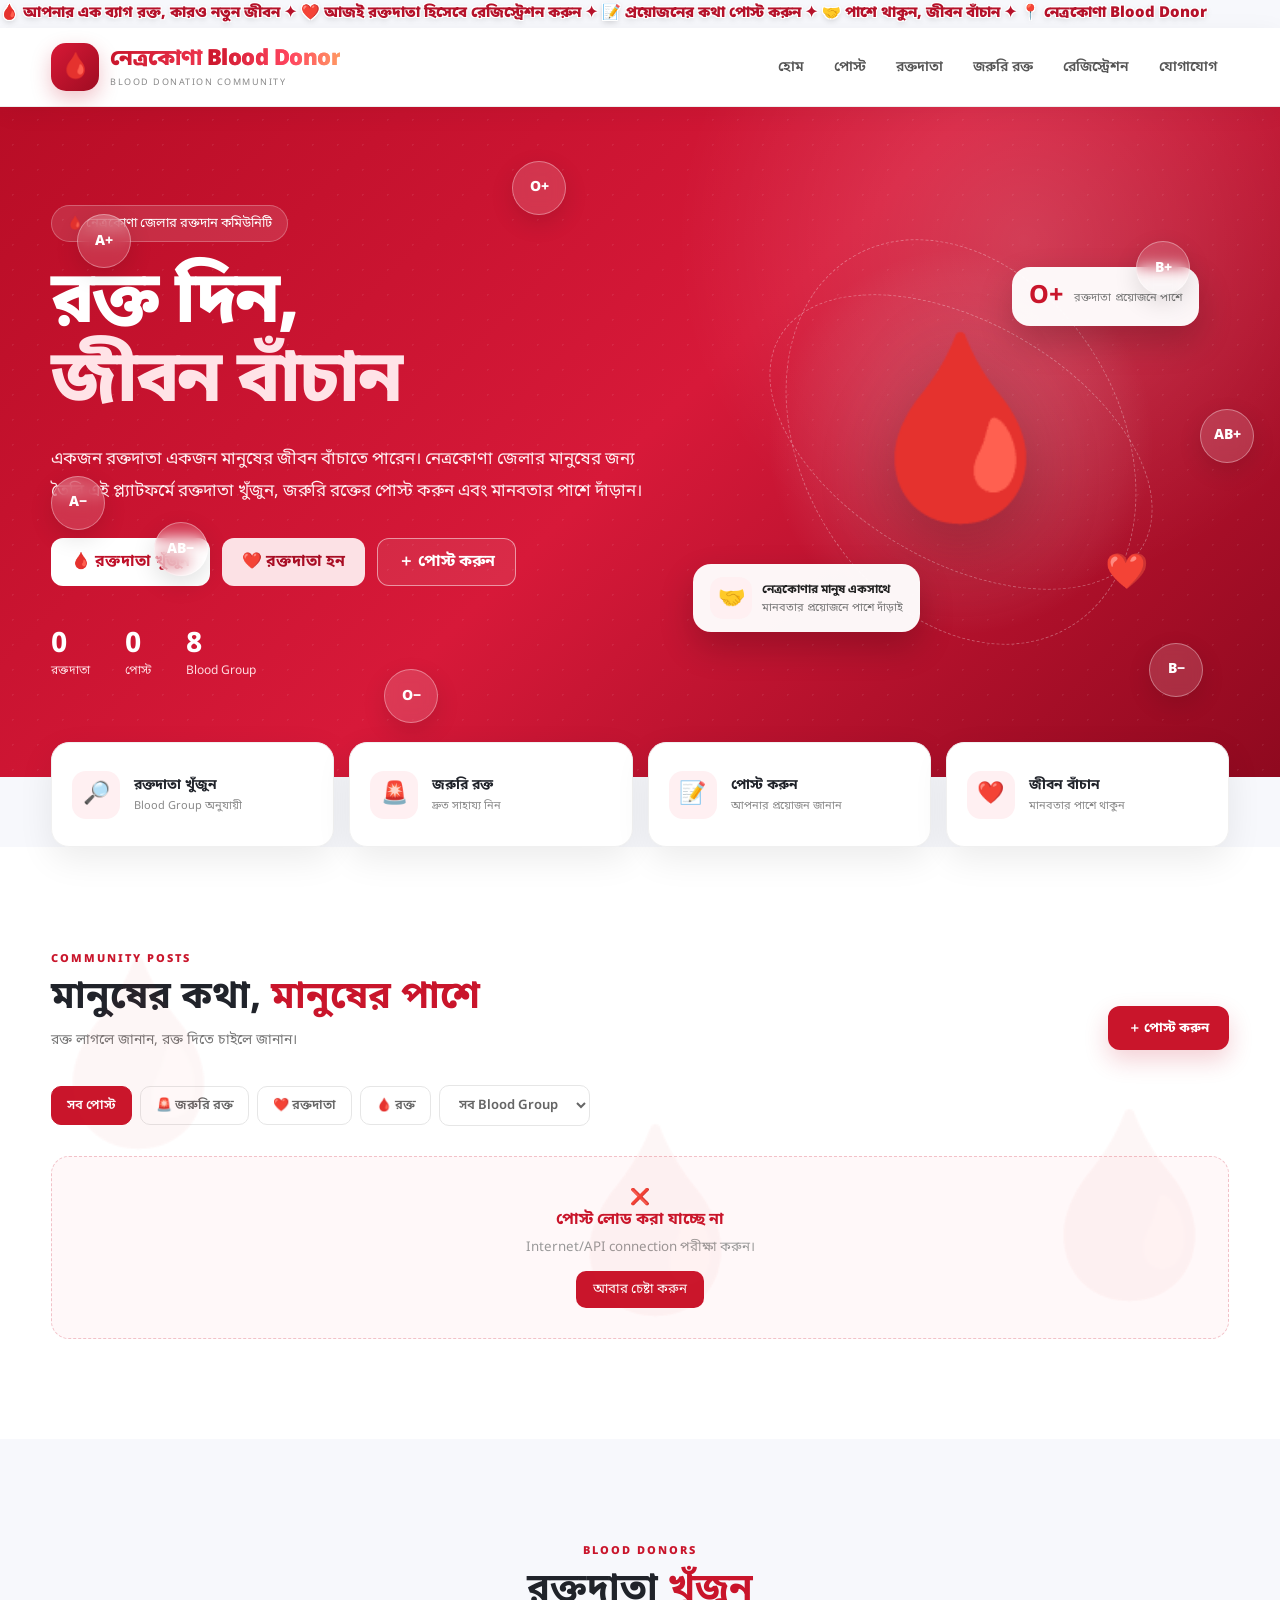
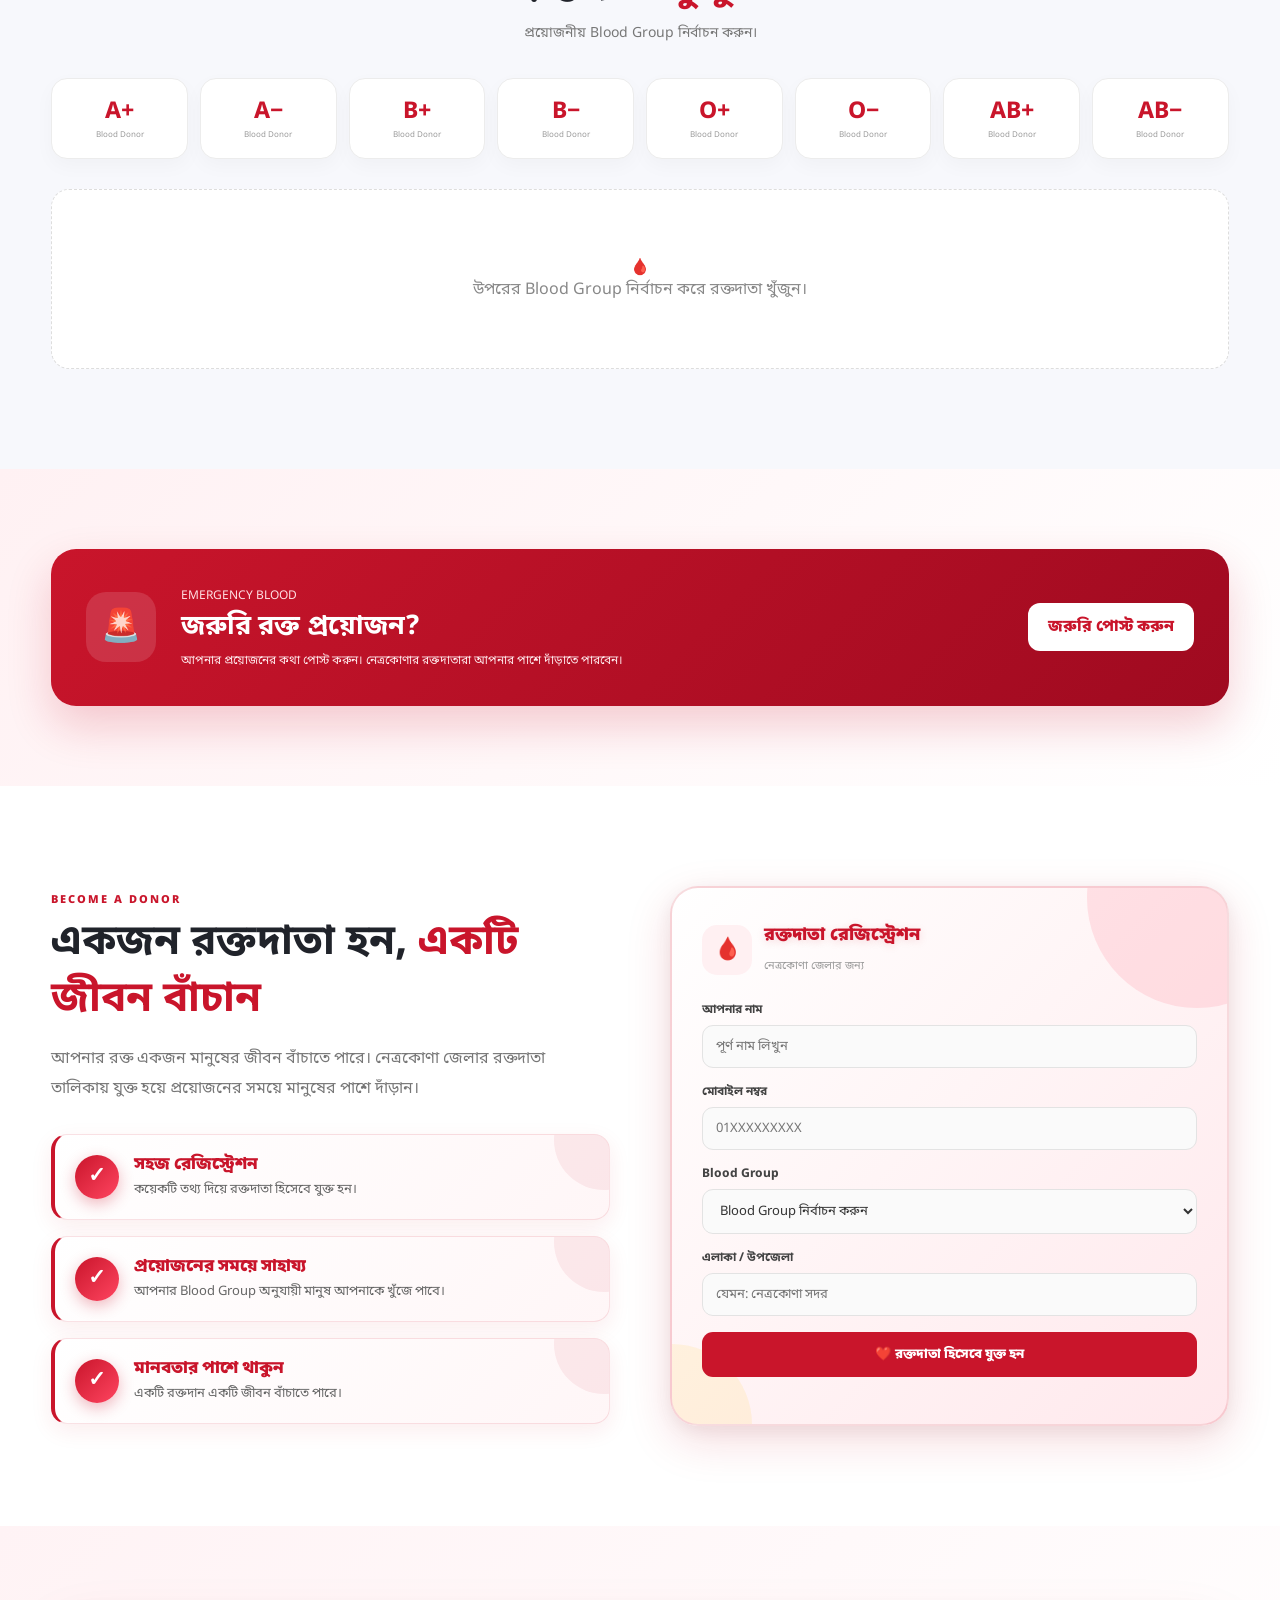
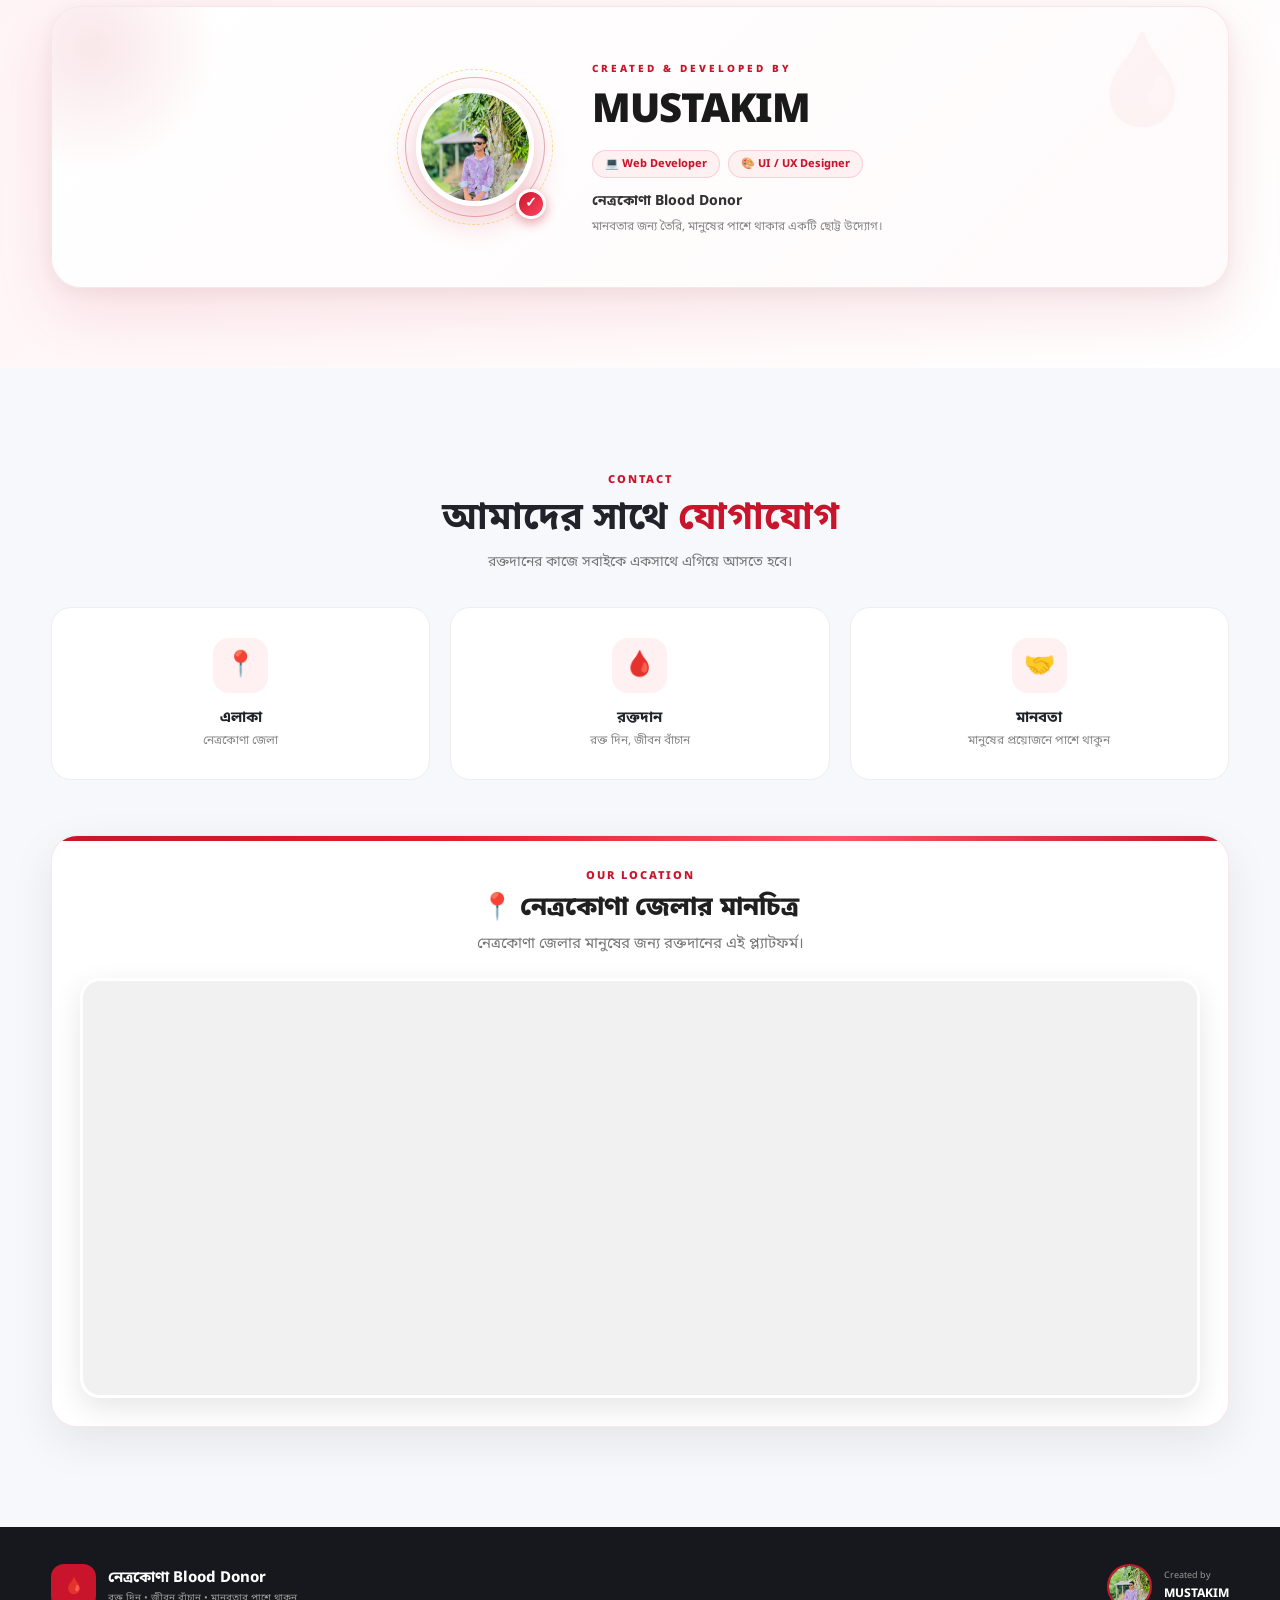
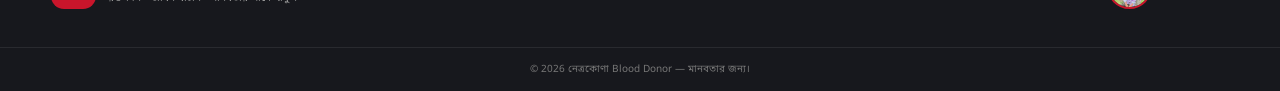
<file: index.html>
<!DOCTYPE html>
<html lang="bn">
<head>

    <meta charset="UTF-8">

    <meta name="viewport"
          content="width=device-width, initial-scale=1.0">

    <!-- =====================================================
         SEO TITLE
    ====================================================== -->

    <title>
        নেত্রকোণা রক্ত | নেত্রকোণা Blood Donor — রক্তদাতা খুঁজুন
    </title>


    <!-- =====================================================
         SEO DESCRIPTION
    ====================================================== -->

    <meta name="description"
          content="নেত্রকোণা জেলার রক্তদাতা খুঁজুন। জরুরি রক্তের প্রয়োজন জানিয়ে পোস্ট করুন, রক্তদাতা হিসেবে রেজিস্ট্রেশন করুন এবং রক্ত দিয়ে মানুষের জীবন বাঁচান। নেত্রকোণা Blood Donor।">


    <!-- =====================================================
         SEO KEYWORDS
    ====================================================== -->

    <meta name="keywords"
          content="নেত্রকোণা রক্ত, নেত্রকোণা রক্তদাতা, নেত্রকোণা Blood Donor, Netrokona Blood Donor, নেত্রকোণায় রক্তদাতা, জরুরি রক্ত নেত্রকোণা, রক্ত চাই নেত্রকোণা, রক্তদান নেত্রকোণা, Netrokona blood donor, blood donor Netrokona">


    <!-- =====================================================
         GOOGLE ROBOTS
    ====================================================== -->

    <meta name="robots"
          content="index, follow">


    <meta name="googlebot"
          content="index, follow">


    <!-- =====================================================
         AUTHOR
    ====================================================== -->

    <meta name="author"
          content="MUSTAKIM">


    <!-- =====================================================
         THEME COLOR
    ====================================================== -->

    <meta name="theme-color"
          content="#c9152b">


    <!-- =====================================================
         CANONICAL
    ====================================================== -->

    <link rel="canonical"
          href="https://mdmustakimcom3-wq.github.io/-Blood-Donor/">


    <!-- =====================================================
         OPEN GRAPH
         Facebook / Messenger / Social Media
    ====================================================== -->

    <meta property="og:type"
          content="website">

    <meta property="og:title"
          content="নেত্রকোণা রক্ত | নেত্রকোণা Blood Donor">

    <meta property="og:description"
          content="নেত্রকোণা জেলার রক্তদাতা খুঁজুন, জরুরি রক্তের পোস্ট করুন এবং রক্ত দিয়ে মানুষের জীবন বাঁচান।">

    <meta property="og:url"
          content="https://mdmustakimcom3-wq.github.io/-Blood-Donor/">

    <meta property="og:site_name"
          content="নেত্রকোণা Blood Donor">

    <meta property="og:locale"
          content="bn_BD">

    <meta property="og:image"
          content="https://mdmustakimcom3-wq.github.io/-Blood-Donor/images/logo.png">

    <meta property="og:image:alt"
          content="নেত্রকোণা Blood Donor Logo">


    <!-- =====================================================
         TWITTER / X
    ====================================================== -->

    <meta name="twitter:card"
          content="summary_large_image">

    <meta name="twitter:title"
          content="নেত্রকোণা রক্ত | নেত্রকোণা Blood Donor">

    <meta name="twitter:description"
          content="নেত্রকোণা জেলার রক্তদাতা খুঁজুন এবং জরুরি রক্তের প্রয়োজনে মানুষের পাশে দাঁড়ান।">

    <meta name="twitter:image"
          content="https://mdmustakimcom3-wq.github.io/-Blood-Donor/images/logo.png">


    <!-- =====================================================
         GOOGLE FONT
    ====================================================== -->

    <link rel="preconnect"
          href="https://fonts.googleapis.com">

    <link rel="preconnect"
          href="https://fonts.gstatic.com"
          crossorigin>

    <link
        href="https://fonts.googleapis.com/css2?family=Noto+Sans+Bengali:wght@300;400;500;600;700;800;900&display=swap"
        rel="stylesheet">


    <!-- =====================================================
         CSS
    ====================================================== -->

    <link rel="stylesheet"
          href="style.css">


    <!-- =====================================================
         STRUCTURED DATA
         Google Search Understanding
    ====================================================== -->

    <script type="application/ld+json">

    {
        "@context": "https://schema.org",

        "@type": "WebSite",

        "name": "নেত্রকোণা Blood Donor",

        "alternateName": [
            "নেত্রকোণা রক্ত",
            "নেত্রকোণা রক্তদাতা",
            "Netrokona Blood Donor"
        ],

        "url": "https://mdmustakimcom3-wq.github.io/-Blood-Donor/",

        "description": "নেত্রকোণা জেলার রক্তদাতা খোঁজা, জরুরি রক্তের পোস্ট এবং রক্তদাতা রেজিস্ট্রেশনের জন্য একটি মানবিক প্ল্যাটফর্ম।",

        "inLanguage": "bn-BD",

        "author": {
            "@type": "Person",
            "name": "MUSTAKIM"
        },

        "publisher": {
            "@type": "Person",
            "name": "MUSTAKIM"
        }
    }

    </script>


    <!-- =====================================================
         ORGANIZATION STRUCTURED DATA
    ====================================================== -->

    <script type="application/ld+json">

    {
        "@context": "https://schema.org",

        "@type": "Organization",

        "name": "নেত্রকোণা Blood Donor",

        "url": "https://mdmustakimcom3-wq.github.io/-Blood-Donor/",

        "logo": "https://mdmustakimcom3-wq.github.io/-Blood-Donor/images/logo.png",

        "description": "নেত্রকোণা জেলার মানুষের জন্য রক্তদাতা খোঁজা ও রক্তদানের কমিউনিটি প্ল্যাটফর্ম।",

        "founder": {
            "@type": "Person",
            "name": "MUSTAKIM"
        }
    }

    </script>

</head>


<body>

<!-- =========================================================
     HEADER
========================================================= -->

<header class="site-header">

    <div class="container navbar">

        <a href="#home" class="logo">

            <div class="logo-icon">
                🩸
            </div>

            <div class="logo-text">

                <strong>
                    নেত্রকোণা <span>Blood Donor</span>
                </strong>

                <small>
                    BLOOD DONATION COMMUNITY
                </small>

            </div>

        </a>

        <nav class="navigation" id="navigation">

            <a href="#home">হোম</a>

            <a href="#posts">পোস্ট</a>

            <a href="#donors">রক্তদাতা</a>

            <a href="#requests">জরুরি রক্ত</a>

            <a href="#register">রেজিস্ট্রেশন</a>

            <a href="#contact">যোগাযোগ</a>

        </nav>

        <button
            class="menu-button"
            type="button"
            onclick="toggleMenu()">

            ☰

        </button>

    </div>

</header>


<main>


<!-- =========================================================
     HERO
========================================================= -->

<section class="hero" id="home">

    <div class="hero-pattern"></div>

    <div class="floating-blood fb-1">A+</div>
    <div class="floating-blood fb-2">A−</div>
    <div class="floating-blood fb-3">B+</div>
    <div class="floating-blood fb-4">B−</div>
    <div class="floating-blood fb-5">O+</div>
    <div class="floating-blood fb-6">O−</div>
    <div class="floating-blood fb-7">AB+</div>
    <div class="floating-blood fb-8">AB−</div>


    <div class="container hero-grid">

        <div class="hero-content">

            <div class="hero-small-title">
                🩸 নেত্রকোণা জেলার রক্তদান কমিউনিটি
            </div>

            <h1>
                রক্ত দিন,
                <span>জীবন বাঁচান</span>
            </h1>

            <p>
                একজন রক্তদাতা একজন মানুষের জীবন বাঁচাতে পারেন।
                নেত্রকোণা জেলার মানুষের জন্য তৈরি এই প্ল্যাটফর্মে
                রক্তদাতা খুঁজুন, জরুরি রক্তের পোস্ট করুন এবং
                মানবতার পাশে দাঁড়ান।
            </p>

            <div class="hero-buttons">

                <a href="#donors" class="btn btn-primary">
                    🩸 রক্তদাতা খুঁজুন
                </a>

                <a href="#register" class="btn btn-light">
                    ❤️ রক্তদাতা হন
                </a>

                <a href="#posts" class="btn btn-outline">
                    ＋ পোস্ট করুন
                </a>

            </div>


            <div class="hero-stats">

                <div class="stat">
                    <strong id="donorCount">0</strong>
                    <span>রক্তদাতা</span>
                </div>

                <div class="stat">
                    <strong id="postCount">0</strong>
                    <span>পোস্ট</span>
                </div>

                <div class="stat">
                    <strong>8</strong>
                    <span>Blood Group</span>
                </div>

            </div>

        </div>


        <div class="hero-visual">

            <div class="glow-circle"></div>

            <div class="orbit orbit-1"></div>
            <div class="orbit orbit-2"></div>

            <div class="blood-main">
                🩸
            </div>


            <div class="hero-badge hero-badge-top">

                <strong>O+</strong>

                <div>
                    <span>রক্তদাতা</span>
                    <span>প্রয়োজনে পাশে</span>
                </div>

            </div>


            <div class="hero-badge hero-badge-bottom">

                <div class="community-icon">
                    🤝
                </div>

                <div>

                    <strong>
                        নেত্রকোণার মানুষ একসাথে
                    </strong>

                    <span>
                        মানবতার প্রয়োজনে পাশে দাঁড়াই
                    </span>

                </div>

            </div>


            <div class="hero-heart">
                ❤️
            </div>

        </div>

    </div>

</section>


<!-- =========================================================
     QUICK FEATURES
========================================================= -->

<section class="quick-features">

    <div class="container">

        <div class="quick-grid">

            <a href="#donors" class="quick-card">

                <div class="quick-icon">
                    🔎
                </div>

                <div>
                    <strong>রক্তদাতা খুঁজুন</strong>
                    <span>Blood Group অনুযায়ী</span>
                </div>

            </a>


            <a href="#requests" class="quick-card">

                <div class="quick-icon">
                    🚨
                </div>

                <div>
                    <strong>জরুরি রক্ত</strong>
                    <span>দ্রুত সাহায্য নিন</span>
                </div>

            </a>


            <a href="#posts" class="quick-card">

                <div class="quick-icon">
                    📝
                </div>

                <div>
                    <strong>পোস্ট করুন</strong>
                    <span>আপনার প্রয়োজন জানান</span>
                </div>

            </a>


            <div class="quick-card">

                <div class="quick-icon">
                    ❤️
                </div>

                <div>
                    <strong>জীবন বাঁচান</strong>
                    <span>মানবতার পাশে থাকুন</span>
                </div>

            </div>

        </div>

    </div>

</section>


<!-- =========================================================
     POSTS
========================================================= -->

<section class="section posts-section" id="posts">

    <div class="blood-watermark drop-one">
        🩸
    </div>

    <div class="blood-watermark drop-two">
        🩸
    </div>

    <div class="blood-watermark drop-three">
        🩸
    </div>


    <div class="container">

        <div class="section-heading">

            <div>

                <span class="section-label">
                    COMMUNITY POSTS
                </span>

                <h2>
                    মানুষের কথা,
                    <span>মানুষের পাশে</span>
                </h2>

                <p>
                    রক্ত লাগলে জানান, রক্ত দিতে চাইলে জানান।
                </p>

            </div>


            <button
                type="button"
                class="post-create-button"
                onclick="openPost()">

                ＋ পোস্ট করুন

            </button>

        </div>


        <div class="post-filters">

            <button
                type="button"
                class="filter-btn active"
                data-filter="all"
                onclick="filterPosts('all',this)">

                সব পোস্ট

            </button>

            <button
                type="button"
                class="filter-btn"
                data-filter="urgent"
                onclick="filterPosts('urgent',this)">

                🚨 জরুরি রক্ত

            </button>

            <button
                type="button"
                class="filter-btn"
                data-filter="donor"
                onclick="filterPosts('donor',this)">

                ❤️ রক্তদাতা

            </button>

            <button
                type="button"
                class="filter-btn"
                data-filter="blood"
                onclick="filterPosts('blood',this)">

                🩸 রক্ত

            </button>


            <select
                id="bloodFilter"
                onchange="filterByBlood(this.value)">

                <option value="all">
                    সব Blood Group
                </option>

                <option value="A+">A+</option>
                <option value="A-">A−</option>

                <option value="B+">B+</option>
                <option value="B-">B−</option>

                <option value="O+">O+</option>
                <option value="O-">O−</option>

                <option value="AB+">AB+</option>
                <option value="AB-">AB−</option>

            </select>

        </div>


        <div
            class="post-list"
            id="postList">

            <div class="loading-box">

                <div class="loader"></div>

                <span>
                    পোস্ট লোড হচ্ছে...
                </span>

            </div>

        </div>

    </div>

</section>


<!-- =========================================================
     DONORS
========================================================= -->

<section class="section donor-section" id="donors">

    <div class="container">

        <div class="section-heading center">

            <div>

                <span class="section-label">
                    BLOOD DONORS
                </span>

                <h2>
                    রক্তদাতা <span>খুঁজুন</span>
                </h2>

                <p>
                    প্রয়োজনীয় Blood Group নির্বাচন করুন।
                </p>

            </div>

        </div>


        <div class="blood-groups">

            <button onclick="searchDonors('A+')">
                <strong>A+</strong>
                <span>Blood Donor</span>
            </button>

            <button onclick="searchDonors('A-')">
                <strong>A−</strong>
                <span>Blood Donor</span>
            </button>

            <button onclick="searchDonors('B+')">
                <strong>B+</strong>
                <span>Blood Donor</span>
            </button>

            <button onclick="searchDonors('B-')">
                <strong>B−</strong>
                <span>Blood Donor</span>
            </button>

            <button onclick="searchDonors('O+')">
                <strong>O+</strong>
                <span>Blood Donor</span>
            </button>

            <button onclick="searchDonors('O-')">
                <strong>O−</strong>
                <span>Blood Donor</span>
            </button>

            <button onclick="searchDonors('AB+')">
                <strong>AB+</strong>
                <span>Blood Donor</span>
            </button>

            <button onclick="searchDonors('AB-')">
                <strong>AB−</strong>
                <span>Blood Donor</span>
            </button>

        </div>


        <div
            class="donor-results"
            id="donorResults">

            <div class="empty-box">

                🩸

                <p>
                    উপরের Blood Group নির্বাচন করে
                    রক্তদাতা খুঁজুন।
                </p>

            </div>

        </div>

    </div>

</section>


<!-- =========================================================
     URGENT
========================================================= -->

<section class="urgent-section" id="requests">

    <div class="container">

        <div class="urgent-box">

            <div class="urgent-icon">
                🚨
            </div>

            <div class="urgent-content">

                <span>
                    EMERGENCY BLOOD
                </span>

                <h2>
                    জরুরি রক্ত প্রয়োজন?
                </h2>

                <p>
                    আপনার প্রয়োজনের কথা পোস্ট করুন।
                    নেত্রকোণার রক্তদাতারা আপনার পাশে
                    দাঁড়াতে পারবেন।
                </p>

            </div>

            <a
                href="#posts"
                class="urgent-button">

                জরুরি পোস্ট করুন

            </a>

        </div>

    </div>

</section>


<!-- =========================================================
     REGISTRATION
========================================================= -->

<section class="section register-section" id="register">

    <div class="container">

        <div class="register-grid">

            <div class="register-info">

                <span class="section-label">
                    BECOME A DONOR
                </span>

                <h2>
                    একজন রক্তদাতা হন,
                    <span>একটি জীবন বাঁচান</span>
                </h2>

                <p>
                    আপনার রক্ত একজন মানুষের জীবন বাঁচাতে পারে।
                    নেত্রকোণা জেলার রক্তদাতা তালিকায় যুক্ত হয়ে
                    প্রয়োজনের সময়ে মানুষের পাশে দাঁড়ান।
                </p>


                <div class="registration-benefits">

                    <div class="registration-benefit">

                        <div class="benefit-check">
                            ✓
                        </div>

                        <div class="benefit-content">

                            <strong>
                                সহজ রেজিস্ট্রেশন
                            </strong>

                            <span>
                                কয়েকটি তথ্য দিয়ে রক্তদাতা হিসেবে যুক্ত হন।
                            </span>

                        </div>

                    </div>


                    <div class="registration-benefit">

                        <div class="benefit-check">
                            ✓
                        </div>

                        <div class="benefit-content">

                            <strong>
                                প্রয়োজনের সময়ে সাহায্য
                            </strong>

                            <span>
                                আপনার Blood Group অনুযায়ী মানুষ আপনাকে খুঁজে পাবে।
                            </span>

                        </div>

                    </div>


                    <div class="registration-benefit">

                        <div class="benefit-check">
                            ✓
                        </div>

                        <div class="benefit-content">

                            <strong>
                                মানবতার পাশে থাকুন
                            </strong>

                            <span>
                                একটি রক্তদান একটি জীবন বাঁচাতে পারে।
                            </span>

                        </div>

                    </div>

                </div>

            </div>


            <div class="registration-card">

                <div class="card-top">

                    <div class="card-icon">
                        🩸
                    </div>

                    <div>

                        <h3>
                            রক্তদাতা রেজিস্ট্রেশন
                        </h3>

                        <p>
                            নেত্রকোণা জেলার জন্য
                        </p>

                    </div>

                </div>


                <form
                    id="registerForm"
                    onsubmit="registerDonor(event)">


                    <div class="form-group">

                        <label for="donorName">
                            আপনার নাম
                        </label>

                        <input
                            type="text"
                            id="donorName"
                            placeholder="পূর্ণ নাম লিখুন"
                            required>

                    </div>


                    <div class="form-group">

                        <label for="donorPhone">
                            মোবাইল নম্বর
                        </label>

                        <input
                            type="tel"
                            id="donorPhone"
                            placeholder="01XXXXXXXXX"
                            required>

                    </div>


                    <div class="form-group">

                        <label for="donorBlood">
                            Blood Group
                        </label>

                        <select
                            id="donorBlood"
                            required>

                            <option value="">
                                Blood Group নির্বাচন করুন
                            </option>

                            <option value="A+">A+</option>
                            <option value="A-">A−</option>

                            <option value="B+">B+</option>
                            <option value="B-">B−</option>

                            <option value="O+">O+</option>
                            <option value="O-">O−</option>

                            <option value="AB+">AB+</option>
                            <option value="AB-">AB−</option>

                        </select>

                    </div>


                    <div class="form-group">

                        <label for="donorLocation">
                            এলাকা / উপজেলা
                        </label>

                        <input
                            type="text"
                            id="donorLocation"
                            placeholder="যেমন: নেত্রকোণা সদর"
                            required>

                    </div>


                    <button
                        type="submit"
                        class="submit-button"
                        id="registerButton">

                        ❤️ রক্তদাতা হিসেবে যুক্ত হন

                    </button>


                    <div
                        class="form-message"
                        id="registerMessage">
                    </div>

                </form>

            </div>

        </div>

    </div>

</section>


<!-- =========================================================
     CREATOR
========================================================= -->

<section class="creator-section">

    <div class="container">

        <div class="creator-card">

            <div class="creator-glow"></div>

            <div class="creator-decoration">
                🩸
            </div>


            <div class="creator-photo-wrap">

                <div class="creator-ring ring-one"></div>
                <div class="creator-ring ring-two"></div>

                <img
                    src="images/mustakim.jpg"
                    alt="MUSTAKIM"
                    class="creator-photo"
                    onerror="this.src='images/logo.png'">

                <div class="creator-verified" title="Verified Creator">
                    ✓
                </div>

            </div>


            <div class="creator-text">

                <span class="creator-tag">
                    CREATED &amp; DEVELOPED BY
                </span>

                <h2>
                    MUSTAKIM
                </h2>

                <div class="creator-role-row">

                    <span class="creator-role">
                        💻 Web Developer
                    </span>

                    <span class="creator-role">
                        🎨 UI / UX Designer
                    </span>

                </div>

                <strong>
                    নেত্রকোণা Blood Donor
                </strong>

                <small>
                    মানবতার জন্য তৈরি,
                    মানুষের পাশে থাকার একটি ছোট্ট উদ্যোগ।
                </small>

            </div>

        </div>

    </div>

</section>


<!-- =========================================================
     CONTACT + NETROKONA MAP
========================================================= -->

<section
    class="section contact-section"
    id="contact">


    <div class="container">

        <div class="section-heading center">

            <div>

                <span class="section-label">
                    CONTACT
                </span>

                <h2>
                    আমাদের সাথে <span>যোগাযোগ</span>
                </h2>

                <p>
                    রক্তদানের কাজে সবাইকে একসাথে এগিয়ে আসতে হবে।
                </p>

            </div>

        </div>


        <div class="contact-grid">

            <div class="contact-card">

                <div class="contact-icon">
                    📍
                </div>

                <h3>
                    এলাকা
                </h3>

                <p>
                    নেত্রকোণা জেলা
                </p>

            </div>


            <div class="contact-card">

                <div class="contact-icon">
                    🩸
                </div>

                <h3>
                    রক্তদান
                </h3>

                <p>
                    রক্ত দিন, জীবন বাঁচান
                </p>

            </div>


            <div class="contact-card">

                <div class="contact-icon">
                    🤝
                </div>

                <h3>
                    মানবতা
                </h3>

                <p>
                    মানুষের প্রয়োজনে পাশে থাকুন
                </p>

            </div>

        </div>


        <div class="netrokona-map-section">

            <div class="map-heading">

                <span class="section-label">
                    OUR LOCATION
                </span>

                <h3>
                    📍 নেত্রকোণা জেলার মানচিত্র
                </h3>

                <p>
                    নেত্রকোণা জেলার মানুষের জন্য
                    রক্তদানের এই প্ল্যাটফর্ম।
                </p>

            </div>


            <div class="netrokona-map">

                <iframe
                    src="https://www.google.com/maps?q=Netrokona%20District%2C%20Bangladesh&output=embed"
                    width="100%"
                    height="420"
                    style="border:0;"
                    allowfullscreen=""
                    loading="lazy"
                    referrerpolicy="no-referrer-when-downgrade">
                </iframe>

            </div>

        </div>

    </div>

</section>

</main>


<!-- =========================================================
     FOOTER
========================================================= -->

<footer class="site-footer">

    <div class="container footer-content">

        <div class="footer-brand">

            <div class="footer-logo">
                🩸
            </div>

            <div>

                <strong>
                    নেত্রকোণা Blood Donor
                </strong>

                <span>
                    রক্ত দিন • জীবন বাঁচান • মানবতার পাশে থাকুন
                </span>

            </div>

        </div>


        <div class="footer-creator">

            <img
                src="images/mustakim.jpg"
                alt="MUSTAKIM"
                onerror="this.src='images/logo.png'">

            <div>

                <small>
                    Created by
                </small>

                <strong>
                    MUSTAKIM
                </strong>

            </div>

        </div>

    </div>


    <div class="footer-bottom">

        © 2026 নেত্রকোণা Blood Donor —
        মানবতার জন্য।

    </div>

</footer>


<!-- =========================================================
     POST MODAL
========================================================= -->

<div
    class="modal"
    id="postModal">

    <div class="modal-content">

        <button
            type="button"
            class="modal-close"
            onclick="closePost()">

            ×

        </button>


        <div class="modal-header">

            <div class="modal-icon">
                🩸
            </div>

            <div>

                <h2>
                    নতুন পোস্ট করুন
                </h2>

                <p>
                    আপনার প্রয়োজন বা রক্তদানের কথা জানান
                </p>

            </div>

        </div>


        <div class="post-type-buttons">

            <button
                type="button"
                class="post-type-btn active"
                id="urgentTypeButton"
                onclick="selectPostType('urgent')">

                🚨 রক্ত লাগবে

            </button>


            <button
                type="button"
                class="post-type-btn"
                id="donorTypeButton"
                onclick="selectPostType('donor')">

                ❤️ আমি রক্ত দিব

            </button>

        </div>


        <form
            id="postForm"
            onsubmit="createPost(event)">

            <input
                type="hidden"
                id="postType"
                value="urgent">


            <div class="form-row">

                <div class="form-group">

                    <label for="postName">
                        নাম
                    </label>

                    <input
                        type="text"
                        id="postName"
                        placeholder="আপনার নাম"
                        required>

                </div>


                <div class="form-group">

                    <label for="postPhone">
                        মোবাইল
                    </label>

                    <input
                        type="tel"
                        id="postPhone"
                        placeholder="01XXXXXXXXX"
                        required>

                </div>

            </div>


            <div class="form-row">

                <div class="form-group">

                    <label for="postBlood">
                        Blood Group
                    </label>

                    <select id="postBlood">

                        <option value="">
                            নির্বাচন করুন
                        </option>

                        <option value="A+">A+</option>
                        <option value="A-">A−</option>

                        <option value="B+">B+</option>
                        <option value="B-">B−</option>

                        <option value="O+">O+</option>
                        <option value="O-">O−</option>

                        <option value="AB+">AB+</option>
                        <option value="AB-">AB−</option>

                    </select>

                </div>


                <div class="form-group">

                    <label for="postLocation">
                        এলাকা
                    </label>

                    <input
                        type="text"
                        id="postLocation"
                        placeholder="নেত্রকোণা সদর">

                </div>

            </div>


            <div class="form-group">

                <label for="postHospital">
                    হাসপাতাল / স্থান
                </label>

                <input
                    type="text"
                    id="postHospital"
                    placeholder="হাসপাতালের নাম বা স্থান">

            </div>


            <div class="form-group">

                <label for="postMessage">
                    আপনার কথা
                </label>

                <textarea
                    id="postMessage"
                    rows="5"
                    placeholder="আপনার প্রয়োজন বা রক্তদানের কথা লিখুন..."
                    required></textarea>

            </div>


            <!-- =================================================
                 MEDIA UPLOAD
            ================================================== -->

            <div class="post-media-upload">

                <label
                    for="postMedia"
                    class="media-upload-label">

                    <div class="media-upload-icon">
                        📷
                    </div>

                    <div>

                        <strong>
                            ছবি / ভিডিও যোগ করুন
                        </strong>

                        <span>
                            রক্ত দেওয়ার ছবি বা ভিডিও শেয়ার করতে পারেন
                        </span>

                    </div>

                </label>


                <input
                    type="file"
                    id="postMedia"
                    accept="image/*,video/*"
                    onchange="previewPostMedia(event)">


                <div
                    id="mediaPreview"
                    class="media-preview">
                </div>


                <button
                    type="button"
                    id="removeMediaButton"
                    class="remove-media-button"
                    onclick="removePostMedia()"
                    style="display:none;">

                    ✕ মিডিয়া সরান

                </button>


                <small>
                    ছবি সর্বোচ্চ 5 MB এবং ভিডিও 10 MB।
                </small>

            </div>


            <!-- =================================================
                 DELETE CODE
            ================================================== -->

            <div class="delete-code-note">

                🔐 পোস্ট করার পর আপনাকে একটি
                <strong>Delete Code</strong> দেওয়া হবে।

                <br>

                এই কোডটি সংরক্ষণ করে রাখবেন।
                পরে আপনার পোস্ট মুছে ফেলতে এটি লাগবে।

            </div>


            <button
                type="submit"
                class="submit-button"
                id="postSubmitButton">

                📝 পোস্ট করুন

            </button>


            <div
                class="form-message"
                id="postMessageStatus">
            </div>

        </form>

    </div>

</div>


<!-- =========================================================
     DELETE CODE RESULT MODAL
========================================================= -->

<div
    class="modal"
    id="deleteCodeModal">

    <div class="modal-content code-result">

        <button
            type="button"
            class="modal-close"
            onclick="closeDeleteCodeModal()">

            ×

        </button>


        <div class="success-icon">
            ✓
        </div>


        <h2>
            পোস্ট সফল হয়েছে
        </h2>

        <p>
            আপনার Delete Code:
        </p>


        <div
            class="generated-code"
            id="generatedDeleteCode">

            ------

        </div>


        <div class="code-warning">

            ⚠️ এই কোডটি অবশ্যই সংরক্ষণ করে রাখুন।
            পোস্ট মুছতে পরে এই কোড প্রয়োজন হবে।

        </div>


        <button
            type="button"
            class="submit-button"
            onclick="closeDeleteCodeModal()">

            ঠিক আছে

        </button>

    </div>

</div>


<!-- =========================================================
     DELETE POST MODAL
========================================================= -->

<div
    class="modal"
    id="deleteModal">

    <div class="modal-content">

        <button
            type="button"
            class="modal-close"
            onclick="closeDeleteModal()">

            ×

        </button>


        <div class="modal-header">

            <div class="modal-icon">
                🔐
            </div>

            <div>

                <h2>
                    পোস্ট মুছে ফেলুন
                </h2>

                <p>
                    আপনার Delete Code দিন
                </p>

            </div>

        </div>


        <div class="form-group">

            <label for="deleteCodeInput">
                Delete Code
            </label>

            <input
                type="text"
                id="deleteCodeInput"
                maxlength="6"
                inputmode="numeric"
                placeholder="৬ ডিজিটের কোড">

        </div>


        <button
            type="button"
            class="submit-button"
            id="confirmDeleteButton"
            onclick="confirmDeletePost()">

            🗑️ পোস্ট মুছে ফেলুন

        </button>


        <div
            class="form-message"
            id="deleteMessage">
        </div>

    </div>

</div>


<!-- =========================================================
     TOAST
========================================================= -->

<div
    class="toast"
    id="toast">
</div>


<!-- =========================================================
     JAVASCRIPT
========================================================= -->

<script>

/* =========================================================
   API URL
========================================================= */

const API_URL =
"https://script.google.com/macros/s/AKfycbzlRxJkiYqZ9HzBiRi_08eH9ruVaB8oSgIodo0tq1BKc_fV6Qlo40DiTG_bJSqaEHlbuw/exec";


/* =========================================================
   GLOBAL DATA
========================================================= */

let allPosts = [];
let allDonors = [];

let currentFilter = "all";
let currentBloodFilter = "all";

let selectedPostForDelete = null;


/* =========================================================
   MOBILE MENU
========================================================= */

function toggleMenu(){

    const navigation =
        document.getElementById("navigation");

    navigation.classList.toggle("show");

}


/* =========================================================
   TOAST
========================================================= */

function showToast(message){

    const toast =
        document.getElementById("toast");

    toast.textContent = message;

    toast.classList.add("show");

    setTimeout(function(){

        toast.classList.remove("show");

    },3000);

}


/* =========================================================
   API GET / JSONP
========================================================= */

function apiRequest(action, params = {}){

    return new Promise(function(resolve,reject){

        const callbackName =
            "apiCallback_" +
            Date.now() +
            "_" +
            Math.floor(Math.random()*100000);


        const query = new URLSearchParams({

            action: action,
            callback: callbackName,
            ...params

        });


        const script =
            document.createElement("script");


        const timeout =
            setTimeout(function(){

                cleanup();

                reject(
                    new Error("Server response timeout")
                );

            },20000);


        window[callbackName] = function(data){

            clearTimeout(timeout);

            cleanup();

            resolve(data);

        };


        function cleanup(){

            try{
                delete window[callbackName];
            }catch(e){}

            if(script.parentNode){
                script.parentNode.removeChild(script);
            }

        }


        script.src =
            API_URL + "?" + query.toString();

        script.onerror = function(){

            clearTimeout(timeout);

            cleanup();

            reject(
                new Error("API connection failed")
            );

        };


        document.body.appendChild(script);

    });

}


/* =========================================================
   LOAD DATA
========================================================= */

async function loadData(){

    try{

        const data =
            await apiRequest("getData");


        if(!data || !data.success){

            throw new Error(
                data && data.message
                ? data.message
                : "Data load failed"
            );

        }


        allPosts =
            Array.isArray(data.posts)
            ? data.posts
            : [];


        allDonors =
            Array.isArray(data.donors)
            ? data.donors
            : [];


        updateStatistics();

        renderPosts();

    }catch(error){

        console.error(error);

        document.getElementById("postList").innerHTML = `

            <div class="error-box">

                ❌

                <strong>
                    পোস্ট লোড করা যাচ্ছে না
                </strong>

                <small>
                    Internet/API connection পরীক্ষা করুন।
                </small>

                <button onclick="loadData()">
                    আবার চেষ্টা করুন
                </button>

            </div>

        `;

    }

}


/* =========================================================
   STATISTICS
========================================================= */

function updateStatistics(){

    document.getElementById("donorCount").textContent =
        allDonors.length;

    document.getElementById("postCount").textContent =
        allPosts.length;

}


/* =========================================================
   BLOOD NORMALIZE
========================================================= */

function normalizeBlood(value){

    return String(value || "")
        .trim()
        .toUpperCase()
        .replace("−","-")
        .replace("–","-")
        .replace(" ","");

}


/* =========================================================
   ESCAPE HTML
========================================================= */

function escapeHTML(value){

    return String(value || "")
        .replace(/&/g,"&amp;")
        .replace(/</g,"&lt;")
        .replace(/>/g,"&gt;")
        .replace(/"/g,"&quot;")
        .replace(/'/g,"&#039;");

}


/* =========================================================
   ESCAPE JS
========================================================= */

function escapeJS(value){

    return String(value || "")
        .replace(/\\/g,"\\\\")
        .replace(/'/g,"\\'")
        .replace(/"/g,'\\"')
        .replace(/\n/g,"\\n")
        .replace(/\r/g,"");

}


/* =========================================================
   PHONE
========================================================= */

function cleanPhone(phone){

    return String(phone || "")
        .replace(/[^\d+]/g,"");

}


/* =========================================================
   DATE
========================================================= */

function formatDate(value){

    if(!value){
        return "";
    }

    const date =
        new Date(value);

    if(isNaN(date.getTime())){
        return String(value);
    }

    return date.toLocaleString(
        "bn-BD",
        {
            day:"numeric",
            month:"short",
            year:"numeric",
            hour:"numeric",
            minute:"2-digit"
        }
    );

}


/* =========================================================
   FILTER POSTS
========================================================= */

function filterPosts(filter, button){

    currentFilter = filter;

    document
        .querySelectorAll(".filter-btn")
        .forEach(function(btn){

            btn.classList.remove("active");

        });


    if(button){
        button.classList.add("active");
    }


    renderPosts();

}


/* =========================================================
   FILTER BY BLOOD
========================================================= */

function filterByBlood(value){

    currentBloodFilter =
        normalizeBlood(value) || "all";

    renderPosts();

}


/* =========================================================
   POST FILTER MATCH
========================================================= */

function postMatchesFilter(post){

    const type =
        String(post.type || post.Type || "")
        .toLowerCase();


    if(currentFilter === "urgent"){

        if(
            type !== "urgent" &&
            type !== "request" &&
            type !== "blood"
        ){
            return false;
        }

    }


    if(currentFilter === "donor"){

        if(
            type !== "donor" &&
            type !== "give"
        ){
            return false;
        }

    }


    if(
        currentBloodFilter !== "all" &&
        normalizeBlood(
            post.blood ||
            post.bloodGroup ||
            post.Blood
        ) !== currentBloodFilter
    ){

        return false;

    }


    return true;

}


/* =========================================================
   RENDER POSTS
========================================================= */

function renderPosts(){

    const list =
        document.getElementById("postList");


    const filtered =
        allPosts.filter(postMatchesFilter);


    if(!filtered.length){

        list.innerHTML = `

            <div class="empty-box">

                <div style="font-size:40px;">
                    🩸
                </div>

                <strong>
                    কোনো পোস্ট পাওয়া যায়নি
                </strong>

                <small>
                    নতুন একটি পোস্ট করুন।
                </small>

            </div>

        `;

        return;

    }


    list.innerHTML =
        filtered.map(createPostHTML).join("");

}


/* =========================================================
   CREATE POST HTML
========================================================= */

function createPostHTML(post){

    const id =
        String(
            post.id ||
            post.ID ||
            ""
        );


    const type =
        String(
            post.type ||
            post.Type ||
            "urgent"
        ).toLowerCase();


    const isDonor =
        type === "donor" ||
        type === "give";


    const name =
        post.name ||
        post.Name ||
        "নাম নেই";


    const phone =
        post.phone ||
        post.Phone ||
        "";


    const blood =
        post.blood ||
        post.bloodGroup ||
        post.Blood ||
        "";


    const location =
        post.location ||
        post.Location ||
        "";


    const hospital =
        post.hospital ||
        post.Hospital ||
        "";


    const message =
        post.message ||
        post.Message ||
        "";


    const likes =
        Number(
            post.likes ||
            post.Likes ||
            0
        );


    const comments =
        Number(
            post.CommentCount ||
            post.commentCount ||
            post.commentsCount ||
            0
        );


    const created =
        formatDate(
            post.createdAt ||
            post.CreatedAt ||
            post.created ||
            ""
        );


    const mediaType =
        String(
            post.MediaType ||
            post.mediaType ||
            ""
        ).toLowerCase();


    const mediaUrl =
        String(
            post.MediaUrl ||
            post.mediaUrl ||
            ""
        ).trim();


    let mediaHTML = "";


    if(mediaUrl){

        if(
            mediaType === "video" ||
            mediaType.startsWith("video/")
        ){

            mediaHTML = `

                <div class="post-media">

                    <video
                        src="${escapeHTML(mediaUrl)}"
                        controls
                        playsinline
                        preload="metadata">
                    </video>

                </div>

            `;

        }else{

            mediaHTML = `

                <div class="post-media">

                    <img
                        src="${escapeHTML(mediaUrl)}"
                        alt="রক্তদানের ছবি"
                        loading="lazy">

                </div>

            `;

        }

    }


    const badgeText =
        isDonor
        ? "❤️ আমি রক্ত দিব"
        : "🚨 রক্ত লাগবে";


    const cardClass =
        isDonor
        ? "post-card donor-post"
        : "post-card urgent-post";


    const callNumber =
        cleanPhone(phone);


    return `

        <article
            class="${cardClass}"
            data-post-id="${escapeHTML(id)}">


            <div class="post-top">

                <div class="post-user">

                    <div class="post-avatar">

                        ${escapeHTML(
                            String(name).charAt(0)
                        )}

                    </div>

                    <div>

                        <strong>
                            ${escapeHTML(name)}
                        </strong>

                        <span>
                            ${escapeHTML(created)}
                        </span>

                    </div>

                </div>


                <button
                    type="button"
                    class="delete-post-icon"
                    title="পোস্ট মুছুন"
                    onclick="openDeleteModal('${escapeJS(id)}')">

                    🗑️

                </button>

            </div>


            <div class="post-badge">
                ${badgeText}
            </div>


            <div class="post-info-row">

                ${
                    blood
                    ? `
                        <span class="blood-badge">
                            🩸 ${escapeHTML(blood)}
                        </span>
                    `
                    : ""
                }


                ${
                    location
                    ? `
                        <span>
                            📍 ${escapeHTML(location)}
                        </span>
                    `
                    : ""
                }


                ${
                    hospital
                    ? `
                        <span>
                            🏥 ${escapeHTML(hospital)}
                        </span>
                    `
                    : ""
                }

            </div>


            <div class="post-content">

                <p>
                    ${escapeHTML(message)}
                </p>

            </div>


            ${mediaHTML}


            <div class="post-stats">

                <span>
                    ❤️ ${likes} Likes
                </span>

                <span>
                    💬 ${comments} Comments
                </span>

            </div>


            <div class="post-actions">

                <button
                    type="button"
                    class="post-action"
                    onclick="toggleLike(this,'${escapeJS(id)}')">

                    ❤️ Like

                </button>


                <button
                    type="button"
                    class="post-action"
                    onclick="toggleComments(this,'${escapeJS(id)}')">

                    💬 Comment

                </button>


                ${
                    callNumber
                    ? `
                        <a
                            class="post-action call"
                            href="tel:${escapeHTML(callNumber)}">

                            📞 Call

                        </a>
                    `
                    : ""
                }

            </div>


            <div
                class="comments-area"
                id="comments-${escapeHTML(id)}">

                <div class="comment-loading">
                    Comments loading...
                </div>

            </div>

        </article>

    `;

}


/* =========================================================
   OPEN POST
========================================================= */

function openPost(){

    document
        .getElementById("postModal")
        .classList.add("show");


    document
        .getElementById("postMessageStatus")
        .textContent = "";


    document
        .getElementById("postForm")
        .reset();


    document
        .getElementById("postType")
        .value = "urgent";


    selectPostType("urgent");

    removePostMedia();

}


/* =========================================================
   CLOSE POST
========================================================= */

function closePost(){

    document
        .getElementById("postModal")
        .classList.remove("show");

}


/* =========================================================
   POST TYPE
========================================================= */

function selectPostType(type){

    document
        .getElementById("postType")
        .value = type;


    document
        .getElementById("urgentTypeButton")
        .classList.toggle(
            "active",
            type === "urgent"
        );


    document
        .getElementById("donorTypeButton")
        .classList.toggle(
            "active",
            type === "donor"
        );

}


/* =========================================================
   MEDIA PREVIEW
========================================================= */

function previewPostMedia(event){

    const file =
        event.target.files &&
        event.target.files[0];


    const preview =
        document.getElementById("mediaPreview");


    const removeButton =
        document.getElementById("removeMediaButton");


    if(!file){

        preview.innerHTML = "";

        preview.classList.remove("show");

        removeButton.style.display = "none";

        return;

    }


    const isImage =
        file.type.startsWith("image/");


    const isVideo =
        file.type.startsWith("video/");


    if(!isImage && !isVideo){

        showToast(
            "শুধু ছবি বা ভিডিও নির্বাচন করুন।"
        );

        removePostMedia();

        return;

    }


    const maxSize =
        isImage
        ? 5 * 1024 * 1024
        : 10 * 1024 * 1024;


    if(file.size > maxSize){

        showToast(
            isImage
            ? "ছবির সর্বোচ্চ সাইজ 5 MB।"
            : "ভিডিওর সর্বোচ্চ সাইজ 10 MB।"
        );

        removePostMedia();

        return;

    }


    const url =
        URL.createObjectURL(file);


    if(isImage){

        preview.innerHTML = `

            <img
                src="${url}"
                alt="Media Preview">

        `;

    }else{

        preview.innerHTML = `

            <video
                src="${url}"
                controls
                playsinline>
            </video>

        `;

    }


    preview.classList.add("show");

    removeButton.style.display =
        "inline-block";

}


/* =========================================================
   REMOVE MEDIA
========================================================= */

function removePostMedia(){

    const input =
        document.getElementById("postMedia");


    const preview =
        document.getElementById("mediaPreview");


    const removeButton =
        document.getElementById("removeMediaButton");


    input.value = "";

    preview.innerHTML = "";

    preview.classList.remove("show");

    removeButton.style.display =
        "none";

}


/* =========================================================
   FILE TO BASE64
========================================================= */

function fileToBase64(file){

    return new Promise(function(resolve,reject){

        const reader =
            new FileReader();


        reader.onload = function(){

            resolve(reader.result);

        };


        reader.onerror = reject;


        reader.readAsDataURL(file);

    });

}


/* =========================================================
   CREATE POST
========================================================= */

async function createPost(event){

    event.preventDefault();


    const button =
        document.getElementById("postSubmitButton");


    const status =
        document.getElementById("postMessageStatus");


    const name =
        document.getElementById("postName")
        .value.trim();


    const phone =
        document.getElementById("postPhone")
        .value.trim();


    const blood =
        document.getElementById("postBlood")
        .value.trim();


    const location =
        document.getElementById("postLocation")
        .value.trim();


    const hospital =
        document.getElementById("postHospital")
        .value.trim();


    const message =
        document.getElementById("postMessage")
        .value.trim();


    const type =
        document.getElementById("postType")
        .value;


    const mediaInput =
        document.getElementById("postMedia");


    const file =
        mediaInput.files &&
        mediaInput.files[0];


    if(!name || !phone || !message){

        showToast(
            "প্রয়োজনীয় তথ্য পূরণ করুন।"
        );

        return;

    }


    button.disabled = true;

    button.textContent =
        "⏳ পোস্ট হচ্ছে...";


    status.textContent =
        "দয়া করে অপেক্ষা করুন...";


    try{

        let mediaBase64 = "";
        let mediaType = "";
        let mediaName = "";


        if(file){

            const isImage =
                file.type.startsWith("image/");


            const maxSize =
                isImage
                ? 5 * 1024 * 1024
                : 10 * 1024 * 1024;


            if(file.size > maxSize){

                throw new Error(
                    isImage
                    ? "ছবির সর্বোচ্চ সাইজ 5 MB।"
                    : "ভিডিওর সর্বোচ্চ সাইজ 10 MB।"
                );

            }


            mediaBase64 =
                await fileToBase64(file);


            mediaType =
                file.type;


            mediaName =
                file.name;

        }


        const response =
            await fetch(
                API_URL,
                {
                    method:"POST",

                    headers:{
                        "Content-Type":
                            "text/plain;charset=utf-8"
                    },

                    body:JSON.stringify({

                        action:"createPost",

                        name:name,

                        phone:phone,

                        blood:blood,

                        location:location,

                        hospital:hospital,

                        message:message,

                        type:type,

                        mediaBase64:
                            mediaBase64,

                        mediaType:
                            mediaType,

                        mediaName:
                            mediaName

                    })

                }
            );


        const data =
            await response.json();


        if(!data.success){

            throw new Error(
                data.message ||
                "পোস্ট করা যায়নি।"
            );

        }


        closePost();


        document
            .getElementById("generatedDeleteCode")
            .textContent =
                data.deleteCode || "------";


        document
            .getElementById("deleteCodeModal")
            .classList.add("show");


        document
            .getElementById("postForm")
            .reset();


        removePostMedia();


        if(data.post){

            allPosts.unshift(
                data.post
            );

        }


        updateStatistics();

        renderPosts();


        showToast(
            "পোস্ট সফলভাবে করা হয়েছে।"
        );


    }catch(error){

        console.error(error);

        status.textContent =
            error.message ||
            "পোস্ট করা যায়নি.";


        status.className =
            "form-message error";


        showToast(
            error.message ||
            "পোস্ট করা যায়নি।"
        );


    }finally{

        button.disabled = false;

        button.textContent =
            "📝 পোস্ট করুন";

    }

}


/* =========================================================
   DELETE CODE MODAL
========================================================= */

function closeDeleteCodeModal(){

    document
        .getElementById("deleteCodeModal")
        .classList.remove("show");

}


/* =========================================================
   LIKE
========================================================= */

async function toggleLike(button,postId){

    if(button.disabled){
        return;
    }


    button.disabled = true;


    try{

        const data =
            await apiRequest(
                "likePost",
                {
                    postId:postId
                }
            );


        if(!data.success){

            throw new Error(
                data.message ||
                "Like করা যায়নি।"
            );

        }


        const post =
            allPosts.find(
                p =>
                    String(
                        p.id ||
                        p.ID
                    ) === String(postId)
            );


        if(post){

            post.likes =
                Number(
                    data.likes ??
                    Number(post.likes || 0) + 1
                );

        }


        renderPosts();


    }catch(error){

        showToast(
            error.message ||
            "Like করা যায়নি।"
        );

        button.disabled = false;

    }

}


/* =========================================================
   COMMENTS
========================================================= */

async function toggleComments(button,postId){

    const area =
        document.getElementById(
            "comments-" + postId
        );


    if(!area){
        return;
    }


    area.classList.toggle("show");


    if(area.classList.contains("show")){

        loadComments(postId);

    }

}


/* =========================================================
   LOAD COMMENTS
========================================================= */

async function loadComments(postId){

    const area =
        document.getElementById(
            "comments-" + postId
        );


    if(!area){
        return;
    }


    area.innerHTML = `

        <div class="comment-loading">
            Comments loading...
        </div>

    `;


    try{

        const data =
            await apiRequest(
                "getComments",
                {
                    postId:postId
                }
            );


        const comments =
            Array.isArray(data.comments)
            ? data.comments
            : [];


        let html = "";


        if(!comments.length){

            html += `

                <div class="no-comments">
                    এখনো কোনো মন্তব্য নেই।
                </div>

            `;

        }else{

            comments.forEach(function(comment){

                const name =
                    comment.name ||
                    comment.Name ||
                    "Anonymous";


                const text =
                    comment.comment ||
                    comment.Comment ||
                    "";


                html += `

                    <div class="comment">

                        <div class="comment-avatar">
                            ${escapeHTML(
                                String(name).charAt(0)
                            )}
                        </div>

                        <div>

                            <strong>
                                ${escapeHTML(name)}
                            </strong>

                            <p>
                                ${escapeHTML(text)}
                            </p>

                        </div>

                    </div>

                `;

            });

        }


        html += `

            <div class="comment-form">

                <input
                    type="text"
                    id="commentName-${escapeHTML(postId)}"
                    placeholder="আপনার নাম">


                <div class="comment-input-row">

                    <input
                        type="text"
                        id="commentText-${escapeHTML(postId)}"
                        placeholder="মন্তব্য লিখুন...">


                    <button
                        type="button"
                        onclick="addComment('${escapeJS(postId)}')">

                        ➤

                    </button>

                </div>

            </div>

        `;


        area.innerHTML = html;


    }catch(error){

        area.innerHTML = `

            <div class="comment-error">
                মন্তব্য লোড করা যায়নি।
            </div>

        `;

    }

}


/* =========================================================
   ADD COMMENT
========================================================= */

async function addComment(postId){

    const nameInput =
        document.getElementById(
            "commentName-" + postId
        );


    const textInput =
        document.getElementById(
            "commentText-" + postId
        );


    const name =
        nameInput.value.trim();


    const comment =
        textInput.value.trim();


    if(!name || !comment){

        showToast(
            "নাম ও মন্তব্য লিখুন।"
        );

        return;

    }


    try{

        const response =
            await fetch(
                API_URL,
                {
                    method:"POST",

                    headers:{
                        "Content-Type":
                            "text/plain;charset=utf-8"
                    },

                    body:JSON.stringify({

                        action:"addComment",

                        postId:postId,

                        name:name,

                        comment:comment

                    })

                }
            );


        const data =
            await response.json();


        if(!data.success){

            throw new Error(
                data.message ||
                "মন্তব্য করা যায়নি।"
            );

        }


        showToast(
            "মন্তব্য যোগ হয়েছে।"
        );


        loadComments(postId);


    }catch(error){

        showToast(
            error.message ||
            "মন্তব্য করা যায়নি।"
        );

    }

}


/* =========================================================
   OPEN DELETE MODAL
========================================================= */

function openDeleteModal(postId){

    selectedPostForDelete =
        postId;


    document
        .getElementById("deleteCodeInput")
        .value = "";


    document
        .getElementById("deleteMessage")
        .textContent = "";


    document
        .getElementById("deleteModal")
        .classList.add("show");

}


/* =========================================================
   CLOSE DELETE MODAL
========================================================= */

function closeDeleteModal(){

    selectedPostForDelete =
        null;


    document
        .getElementById("deleteModal")
        .classList.remove("show");

}


/* =========================================================
   CONFIRM DELETE
========================================================= */

async function confirmDeletePost(){

    const code =
        document
            .getElementById("deleteCodeInput")
            .value.trim();


    const message =
        document
            .getElementById("deleteMessage");


    const button =
        document
            .getElementById("confirmDeleteButton");


    if(!selectedPostForDelete){

        return;

    }


    if(!/^\d{6}$/.test(code)){

        message.textContent =
            "সঠিক ৬ ডিজিটের Delete Code দিন।";

        message.className =
            "form-message error";

        return;

    }


    button.disabled = true;

    button.textContent =
        "⏳ মুছে ফেলা হচ্ছে...";


    try{

        const response =
            await fetch(
                API_URL,
                {
                    method:"POST",

                    headers:{
                        "Content-Type":
                            "text/plain;charset=utf-8"
                    },

                    body:JSON.stringify({

                        action:"deletePost",

                        postId:
                            selectedPostForDelete,

                        deleteCode:
                            code

                    })

                }
            );


        const data =
            await response.json();


        if(!data.success){

            throw new Error(
                data.message ||
                "পোস্ট মুছে ফেলা যায়নি।"
            );

        }


        allPosts =
            allPosts.filter(
                p =>
                    String(
                        p.id ||
                        p.ID
                    ) !==
                    String(
                        selectedPostForDelete
                    )
            );


        closeDeleteModal();

        updateStatistics();

        renderPosts();


        showToast(
            "পোস্ট সফলভাবে মুছে ফেলা হয়েছে।"
        );


    }catch(error){

        message.textContent =
            error.message ||
            "Delete failed.";

        message.className =
            "form-message error";


    }finally{

        button.disabled = false;

        button.textContent =
            "🗑️ পোস্ট মুছে ফেলুন";

    }

}


/* =========================================================
   REGISTER DONOR
========================================================= */

async function registerDonor(event){

    event.preventDefault();


    const button =
        document.getElementById(
            "registerButton"
        );


    const message =
        document.getElementById(
            "registerMessage"
        );


    const name =
        document.getElementById(
            "donorName"
        ).value.trim();


    const phone =
        document.getElementById(
            "donorPhone"
        ).value.trim();


    const blood =
        document.getElementById(
            "donorBlood"
        ).value;


    const location =
        document.getElementById(
            "donorLocation"
        ).value.trim();


    if(!name || !phone || !blood || !location){

        message.textContent =
            "সব তথ্য পূরণ করুন।";

        message.className =
            "form-message error";

        return;

    }


    button.disabled = true;

    button.textContent =
        "⏳ জমা হচ্ছে...";


    message.textContent =
        "রেজিস্ট্রেশন জমা হচ্ছে...";


    try{

        const response =
            await fetch(
                API_URL,
                {
                    method:"POST",

                    headers:{
                        "Content-Type":
                            "text/plain;charset=utf-8"
                    },

                    body:JSON.stringify({

                        action:"registerDonor",

                        name:name,

                        phone:phone,

                        blood:blood,

                        district:"নেত্রকোণা",

                        upazila:location,

                        address:location,

                        postType:"donor",

                        message:""

                    })

                }
            );


        const data =
            await response.json();


        if(!data.success){

            throw new Error(
                data.message ||
                "রেজিস্ট্রেশন জমা হয়নি।"
            );

        }


        message.textContent =
            "✅ রেজিস্ট্রেশন সফল হয়েছে। ধন্যবাদ!";

        message.className =
            "form-message success";


        document
            .getElementById("registerForm")
            .reset();


        loadData();


    }catch(error){

        message.textContent =
            error.message ||
            "রেজিস্ট্রেশন জমা হয়নি।";

        message.className =
            "form-message error";

    }finally{

        button.disabled = false;

        button.textContent =
            "❤️ রক্তদাতা হিসেবে যুক্ত হন";

    }

}


/* =========================================================
   SEARCH DONORS
========================================================= */

function searchDonors(bloodGroup){

    const blood =
        normalizeBlood(bloodGroup);


    const results =
        allDonors.filter(function(donor){

            return normalizeBlood(
                donor.blood ||
                donor.bloodGroup ||
                donor["Blood Group"] ||
                donor.Blood
            ) === blood;

        });


    const container =
        document.getElementById(
            "donorResults"
        );


    let html = `

        <div class="donor-result-title">

            🩸 ${escapeHTML(bloodGroup)}
            Blood Group-এর রক্তদাতা

            — ${results.length} জন

        </div>

    `;


    if(!results.length){

        html += `

            <div class="empty-box">

                😔

                <strong>
                    এই Blood Group-এর
                    কোনো রক্তদাতা পাওয়া যায়নি।
                </strong>

                <small>
                    পরে আবার চেষ্টা করুন।
                </small>

            </div>

        `;


        container.innerHTML =
            html;

        return;

    }


    html +=
        `<div class="donor-card-grid">`;


    results.forEach(function(donor){

        const name =
            donor.name ||
            donor.Name ||
            "রক্তদাতা";


        const phone =
            donor.phone ||
            donor.Phone ||
            "";


        const location =
            donor.location ||
            donor.upazila ||
            donor.Upazila ||
            donor["District"] ||
            "নেত্রকোণা";


        const call =
            cleanPhone(phone);


        html += `

            <div class="donor-card">

                <div class="donor-card-top">

                    <div class="donor-avatar">

                        ${escapeHTML(
                            String(name).charAt(0)
                        )}

                    </div>

                    <div>

                        <h3>
                            ${escapeHTML(name)}
                        </h3>

                        <span>
                            📍 ${escapeHTML(location)}
                        </span>

                    </div>


                    <div class="donor-blood">

                        ${escapeHTML(bloodGroup)}

                    </div>

                </div>


                ${
                    call
                    ? `
                        <a
                            class="donor-call"
                            href="tel:${escapeHTML(call)}">

                            📞 কল করুন

                        </a>
                    `
                    : ""
                }

            </div>

        `;

    });


    html +=
        `</div>`;


    container.innerHTML =
        html;


    document
        .getElementById("donors")
        .scrollIntoView({
            behavior:"smooth"
        });

}


/* =========================================================
   MODAL BACKDROP
========================================================= */

document.addEventListener(
    "click",
    function(event){

        if(
            event.target.classList.contains("modal")
        ){

            event.target.classList.remove(
                "show"
            );

        }

    }
);


/* =========================================================
   ESC KEY
========================================================= */

document.addEventListener(
    "keydown",
    function(event){

        if(event.key === "Escape"){

            document
                .querySelectorAll(".modal.show")
                .forEach(function(modal){

                    modal.classList.remove(
                        "show"
                    );

                });

        }

    }
);


/* =========================================================
   CLOSE MOBILE MENU
========================================================= */

document.addEventListener(
    "click",
    function(event){

        const navigation =
            document.getElementById(
                "navigation"
            );


        const menuButton =
            document.querySelector(
                ".menu-button"
            );


        if(
            navigation.classList.contains("show") &&
            !navigation.contains(event.target) &&
            !menuButton.contains(event.target)
        ){

            navigation.classList.remove(
                "show"
            );

        }

    }
);


/* =========================================================
   INITIAL LOAD
========================================================= */

document.addEventListener(
    "DOMContentLoaded",
    function(){

        loadData();

    }
);


/* =========================================================
   AUTO REFRESH
========================================================= */

setInterval(
    function(){

        loadData();

    },
    60000
);

</script>

</body>
</html>
</file>
<file: style.css>
/* =========================================================
   BASIC RESET
========================================================= */

*{
    margin:0;
    padding:0;
    box-sizing:border-box;
}

html{
    scroll-behavior:smooth;
}

body{
    font-family:"Noto Sans Bengali",sans-serif;
    background:#f7f8fc;
    color:#20232a;
    overflow-x:hidden;
}

a{
    text-decoration:none;
    color:inherit;
}

button,
input,
select,
textarea{
    font-family:inherit;
}

button{
    cursor:pointer;
}

img{
    max-width:100%;
    display:block;
}

.container{
    width:92%;
    max-width:1200px;
    margin:auto;
}


/* =========================================================
   HEADER
========================================================= */

.site-header{
    position:sticky;
    top:0;
    z-index:1000;
    background:rgba(255,255,255,.96);
    backdrop-filter:blur(15px);
    border-bottom:1px solid #eeeeee;
    box-shadow:0 5px 25px rgba(0,0,0,.05);
}

.navbar{
    min-height:78px;
    display:flex;
    align-items:center;
    justify-content:space-between;
    gap:25px;
}

.logo{
    display:flex;
    align-items:center;
    gap:11px;
}

.logo-icon{
    width:48px;
    height:48px;
    display:grid;
    place-items:center;
    background:linear-gradient(135deg,#d71936,#9f0c22);
    border-radius:15px;
    color:#fff;
    font-size:25px;
    box-shadow:0 8px 20px rgba(201,21,43,.25);
}

.logo-text{
    display:flex;
    flex-direction:column;
}

/* =====================================================
   PREMIUM LOGO TEXT — নেত্রকোণা Blood Donor
   ===================================================== */

.logo-text strong{
    display:inline-block;
    position:relative;

    /* সুন্দর উজ্জ্বল কালার */
    background:linear-gradient(
        90deg,
        #c9152b 0%,
        #ff4560 25%,
        #ffd166 50%,
        #ff4560 75%,
        #c9152b 100%
    );

    background-size:250% auto;

    -webkit-background-clip:text;
    -webkit-text-fill-color:transparent;
    background-clip:text;

    font-size:22px;
    font-weight:900;
    letter-spacing:-.5px;

    /* চলমান কালার + হালকা Glow */
    animation:
        logoColorMove 5s linear infinite,
        logoGlow 2.8s ease-in-out infinite;

    transition:
        transform .35s ease,
        filter .35s ease;
}


/* Blood Donor অংশ একটু আলাদা উজ্জ্বল */
.logo-text strong span{
    background:linear-gradient(
        90deg,
        #c9152b,
        #ff4560,
        #ffd166,
        #ff4560,
        #c9152b
    );

    background-size:250% auto;

    -webkit-background-clip:text;
    -webkit-text-fill-color:transparent;
    background-clip:text;

    animation:logoColorMove 4s linear infinite;
}


/* কালার চলবে */
@keyframes logoColorMove{

    0%{
        background-position:0% center;
    }

    50%{
        background-position:100% center;
    }

    100%{
        background-position:0% center;
    }
}


/* হালকা Premium Glow */
@keyframes logoGlow{

    0%,100%{
        filter:
            drop-shadow(0 0 2px rgba(201,21,43,.15))
            drop-shadow(0 0 5px rgba(255,209,102,.08));
    }

    50%{
        filter:
            drop-shadow(0 0 5px rgba(201,21,43,.35))
            drop-shadow(0 0 12px rgba(255,209,102,.30));
    }
}


/* Mouse নিলে আরও সুন্দর হবে */
.logo:hover .logo-text strong{

    transform:translateY(-2px) scale(1.035);

    filter:
        drop-shadow(0 0 5px rgba(201,21,43,.45))
        drop-shadow(0 0 14px rgba(255,209,102,.40));

}


/* Mobile */
@media(max-width:520px){

    .logo-text strong{
        font-size:17px;
        letter-spacing:-.3px;
    }

}

.logo-text span{
    color:#c9152b;
}

.logo:hover .logo-text strong{
    color:#ffe3e7;
    text-shadow:
        0 1px 3px rgba(0,0,0,.3),
        0 0 12px rgba(255,100,120,.65);
    transform:scale(1.03);
}

.logo-text small{
    font-size:9px;
    letter-spacing:1.5px;
    color:#888;
    margin-top:3px;
}

.navigation{
    display:flex;
    align-items:center;
    gap:6px;
}

.navigation a{
    padding:10px 12px;
    border-radius:10px;
    font-size:14px;
    font-weight:600;
    color:#555;
    transition:.3s;
}

.navigation a:hover{
    color:#c9152b;
    background:#fff1f3;
}

.menu-button{
    display:none;
    border:0;
    background:#fff1f3;
    color:#c9152b;
    font-size:25px;
    width:44px;
    height:44px;
    border-radius:12px;
}


/* =========================================================
   HERO
========================================================= */

.hero{
    position:relative;
    overflow:hidden;
    min-height:670px;
    display:flex;
    align-items:center;
    background:
        radial-gradient(
            circle at 80% 20%,
            rgba(255,255,255,.17),
            transparent 30%
        ),
        linear-gradient(
            135deg,
            #b80d26,
            #d71939 50%,
            #8f091f
        );
    color:#fff;
}

.hero-pattern{
    position:absolute;
    inset:0;
    opacity:.07;
    background-image:
        radial-gradient(
            #fff 1px,
            transparent 1px
        );
    background-size:25px 25px;
}

.hero-grid{
    position:relative;
    z-index:2;
    display:grid;
    grid-template-columns:1.05fr .95fr;
    align-items:center;
    gap:50px;
}

.hero-content{
    padding:70px 0;
}

.hero-small-title{
    display:inline-flex;
    align-items:center;
    gap:8px;
    padding:9px 15px;
    border:1px solid rgba(255,255,255,.25);
    background:rgba(255,255,255,.12);
    border-radius:30px;
    font-size:13px;
    margin-bottom:22px;
}

.hero-content h1{
    font-size:clamp(45px,6vw,72px);
    line-height:1.1;
    letter-spacing:-2px;
    margin-bottom:22px;
    font-weight:800;
}

.hero-content h1 span{
    display:block;
    color:#ffe3e7;
}

.hero-content p{
    max-width:620px;
    font-size:17px;
    line-height:1.9;
    color:#ffeef0;
    margin-bottom:30px;
}

.hero-buttons{
    display:flex;
    flex-wrap:wrap;
    gap:12px;
}

.btn{
    min-height:48px;
    padding:12px 20px;
    border-radius:12px;
    display:inline-flex;
    align-items:center;
    justify-content:center;
    font-weight:700;
    transition:.3s;
}

.btn-primary{
    background:#fff;
    color:#bf1029;
}

.btn-light{
    background:#fce1e5;
    color:#a80d24;
}

.btn-outline{
    border:1px solid rgba(255,255,255,.5);
    color:#fff;
    background:rgba(255,255,255,.08);
}

.btn:hover{
    transform:translateY(-3px);
    box-shadow:0 10px 25px rgba(0,0,0,.15);
}

.hero-stats{
    display:flex;
    gap:35px;
    margin-top:40px;
}

.stat{
    display:flex;
    flex-direction:column;
}

.stat strong{
    font-size:28px;
}

.stat span{
    font-size:12px;
    color:#ffdce1;
}

.hero-visual{
    position:relative;
    min-height:500px;
    display:grid;
    place-items:center;
}

.glow-circle{
    position:absolute;
    width:390px;
    height:390px;
    border-radius:50%;
    background:
        radial-gradient(
            circle,
            rgba(255,255,255,.2),
            rgba(255,255,255,.04) 60%,
            transparent 70%
        );
    animation:pulseGlow 4s infinite ease-in-out;
}

.orbit{
    position:absolute;
    border:1px dashed rgba(255,255,255,.3);
    border-radius:50%;
}

.orbit-1{
    width:420px;
    height:240px;
    transform:rotate(30deg);
    animation:orbit 12s linear infinite;
}

.orbit-2{
    width:320px;
    height:430px;
    transform:rotate(-30deg);
    animation:orbitReverse 15s linear infinite;
}

.blood-main{
    position:relative;
    z-index:3;
    font-size:180px;
    filter:drop-shadow(
        0 20px 35px rgba(60,0,0,.35)
    );
    animation:bloodFloat 3.5s infinite ease-in-out;
}

.hero-badge{
    position:absolute;
    z-index:5;
    background:rgba(255,255,255,.96);
    color:#222;
    border-radius:18px;
    padding:13px 17px;
    box-shadow:0 15px 35px rgba(0,0,0,.2);
    display:flex;
    align-items:center;
    gap:10px;
}

.hero-badge strong{
    font-size:25px;
    color:#c9152b;
}

.hero-badge span{
    font-size:11px;
    color:#777;
}

.hero-badge-top{
    top:75px;
    right:30px;
    animation:floatSmall 4s infinite ease-in-out;
}

.hero-badge-bottom{
    left:0;
    bottom:60px;
    max-width:280px;
}

.community-icon{
    width:42px;
    height:42px;
    border-radius:13px;
    background:#fff0f2;
    display:grid;
    place-items:center;
    font-size:22px;
}

.hero-badge-bottom div:last-child{
    display:flex;
    flex-direction:column;
}

.hero-badge-bottom strong{
    font-size:12px;
    color:#222;
}

.hero-badge-bottom span{
    margin-top:3px;
}

.hero-heart{
    position:absolute;
    right:80px;
    bottom:95px;
    font-size:35px;
    animation:heartBeat 1.6s infinite;
}


/* =========================================================
   FLOATING BLOOD GROUPS
========================================================= */

.floating-blood{
    position:absolute;
    z-index:4;
    width:54px;
    height:54px;
    display:grid;
    place-items:center;
    border-radius:50%;
    background:rgba(255,255,255,.14);
    border:1px solid rgba(255,255,255,.35);
    backdrop-filter:blur(8px);
    font-size:14px;
    font-weight:800;
    box-shadow:0 8px 25px rgba(0,0,0,.12);
    animation:bloodFloat 5s infinite ease-in-out;
}

.fb-1{
    top:16%;
    left:6%;
}

.fb-2{
    top:55%;
    left:4%;
    animation-delay:1s;
}

.fb-3{
    top:20%;
    right:7%;
    animation-delay:2s;
}

.fb-4{
    bottom:12%;
    right:6%;
    animation-delay:3s;
}

.fb-5{
    top:8%;
    left:40%;
    animation-delay:.7s;
}

.fb-6{
    bottom:8%;
    left:30%;
    animation-delay:1.7s;
}

.fb-7{
    top:45%;
    right:2%;
    animation-delay:2.5s;
}

.fb-8{
    bottom:30%;
    left:12%;
    animation-delay:3.5s;
}


/* =========================================================
   QUICK FEATURES
========================================================= */

.quick-features{
    position:relative;
    z-index:10;
    margin-top:-35px;
}

.quick-grid{
    display:grid;
    grid-template-columns:repeat(4,1fr);
    gap:15px;
}

.quick-card{
    min-height:105px;
    background:#fff;
    border-radius:18px;
    padding:20px;
    display:flex;
    align-items:center;
    gap:14px;
    box-shadow:0 12px 35px rgba(0,0,0,.08);
    border:1px solid #f0f0f0;
    transition:.3s;
}

.quick-card:hover{
    transform:translateY(-5px);
    box-shadow:
        0 18px 40px rgba(201,21,43,.12);
}

.quick-icon{
    width:48px;
    height:48px;
    flex-shrink:0;
    display:grid;
    place-items:center;
    background:#fff0f2;
    border-radius:14px;
    font-size:22px;
}

.quick-card strong{
    display:block;
    font-size:14px;
}

.quick-card span{
    display:block;
    margin-top:4px;
    font-size:11px;
    color:#888;
}


/* =========================================================
   SECTION
========================================================= */

.section{
    padding:100px 0;
}

.section-heading{
    display:flex;
    align-items:flex-end;
    justify-content:space-between;
    gap:30px;
    margin-bottom:35px;
}

.section-heading.center{
    justify-content:center;
    text-align:center;
}

.section-label{
    display:inline-block;
    font-size:11px;
    letter-spacing:2px;
    color:#c9152b;
    font-weight:800;
    margin-bottom:8px;
}

.section-heading h2{
    font-size:38px;
    line-height:1.3;
    margin-bottom:8px;
}

.section-heading h2 span,
.register-info h2 span{
    color:#c9152b;
}

.section-heading p{
    color:#777;
    font-size:14px;
}


/* =========================================================
   POSTS
========================================================= */

.posts-section{
    position:relative;
    overflow:hidden;
    background:#fff;
}

.blood-watermark{
    position:absolute;
    opacity:.035;
    font-size:180px;
    pointer-events:none;
}

.drop-one{
    top:100px;
    left:2%;
}

.drop-two{
    bottom:100px;
    right:3%;
}

.drop-three{
    top:45%;
    right:40%;
}

.post-create-button{
    border:0;
    padding:13px 20px;
    background:#c9152b;
    color:#fff;
    border-radius:12px;
    font-weight:700;
    box-shadow:0 10px 25px rgba(201,21,43,.2);
    transition:.3s;
}

.post-create-button:hover{
    transform:translateY(-3px);
}

.post-filters{
    display:flex;
    align-items:center;
    gap:8px;
    flex-wrap:wrap;
    margin-bottom:30px;
}

.filter-btn,
.post-filters select{
    border:1px solid #e6e6e6;
    background:#fff;
    color:#666;
    padding:10px 15px;
    border-radius:10px;
    font-size:13px;
    font-weight:600;
}

.filter-btn.active{
    background:#c9152b;
    color:#fff;
    border-color:#c9152b;
}

.post-filters select{
    outline:none;
}

.post-list{
    display:grid;
    grid-template-columns:repeat(2,1fr);
    gap:20px;
}

.post-card{
    background:#fff;
    border:1px solid #ececec;
    border-radius:20px;
    padding:22px;
    box-shadow:0 8px 25px rgba(0,0,0,.04);
    transition:.3s;
    overflow:hidden;
}

.post-card:hover{
    transform:translateY(-3px);
    box-shadow:0 15px 35px rgba(0,0,0,.08);
}

.post-card.urgent-post{
    border-top:4px solid #c9152b;
}

.post-card.donor-post{
    border-top:4px solid #198754;
}

.post-top{
    display:flex;
    justify-content:space-between;
    align-items:flex-start;
    gap:15px;
}

.post-user{
    display:flex;
    align-items:center;
    gap:10px;
}

.post-avatar{
    width:45px;
    height:45px;
    border-radius:50%;
    display:grid;
    place-items:center;
    background:linear-gradient(
        135deg,
        #ffe5e9,
        #ffd0d7
    );
    color:#c9152b;
    font-weight:800;
}

.post-user strong{
    display:block;
    font-size:14px;
}

.post-user span{
    display:block;
    color:#999;
    font-size:10px;
    margin-top:3px;
}

.delete-post-icon{
    border:0;
    background:#fff4f5;
    color:#c9152b;
    width:35px;
    height:35px;
    border-radius:10px;
    transition:.3s;
}

.delete-post-icon:hover{
    background:#c9152b;
    color:#fff;
    transform:scale(1.05);
}

.post-badge{
    display:inline-block;
    margin:18px 0 12px;
    padding:7px 11px;
    border-radius:20px;
    background:#fff2f4;
    color:#c9152b;
    font-size:11px;
    font-weight:700;
}

.donor-post .post-badge{
    background:#edf9f2;
    color:#198754;
}

.post-info-row{
    display:flex;
    flex-wrap:wrap;
    gap:7px;
    margin-bottom:15px;
}

.post-info-row span{
    padding:5px 8px;
    background:#f7f7f7;
    border-radius:7px;
    color:#777;
    font-size:10px;
}

.post-info-row .blood-badge{
    background:#fff0f2;
    color:#c9152b;
    font-weight:800;
}

.post-content{
    color:#444;
    font-size:14px;
    line-height:1.8;
    margin-bottom:15px;
}

.post-content p{
    word-break:break-word;
}


/* =========================================================
   POST MEDIA
========================================================= */

.post-media{
    margin-top:15px;
    border-radius:15px;
    overflow:hidden;
    background:#111;
    box-shadow:0 8px 25px rgba(0,0,0,.10);
}

.post-media img{
    width:100%;
    max-height:420px;
    object-fit:cover;
}

.post-media video{
    width:100%;
    max-height:420px;
    display:block;
    background:#000;
}


/* =========================================================
   POST STATS / ACTIONS
========================================================= */

.post-stats{
    display:flex;
    justify-content:space-between;
    color:#999;
    font-size:11px;
    padding:10px 0;
    border-bottom:1px solid #eee;
}

.post-actions{
    display:flex;
    gap:5px;
    margin-top:7px;
}

.post-action{
    flex:1;
    border:0;
    background:transparent;
    padding:10px 5px;
    border-radius:8px;
    color:#666;
    font-weight:600;
    font-size:12px;
    transition:.3s;
}

.post-action:hover{
    background:#fff0f2;
    color:#c9152b;
}

.post-action.call{
    display:flex;
    justify-content:center;
    align-items:center;
    color:#198754;
}


/* =========================================================
   COMMENTS
========================================================= */

.comments-area{
    display:none;
    margin-top:12px;
    padding-top:12px;
    border-top:1px solid #eee;
}

.comments-area.show{
    display:block;
}

.comment{
    display:flex;
    gap:9px;
    padding:8px 0;
}

.comment-avatar{
    width:32px;
    height:32px;
    flex-shrink:0;
    display:grid;
    place-items:center;
    background:#fff0f2;
    color:#c9152b;
    border-radius:50%;
    font-size:11px;
    font-weight:800;
}

.comment strong{
    font-size:11px;
}

.comment p{
    margin-top:2px;
    color:#555;
    font-size:11px;
    line-height:1.6;
}

.comment-form{
    margin-top:10px;
}

.comment-form input{
    width:100%;
    border:1px solid #e5e5e5;
    border-radius:9px;
    padding:9px 11px;
    outline:none;
    margin-bottom:7px;
    font-size:12px;
}

.comment-input-row{
    display:flex;
    gap:6px;
}

.comment-input-row input{
    margin:0;
}

.comment-input-row button{
    width:40px;
    border:0;
    border-radius:9px;
    background:#c9152b;
    color:#fff;
}

.no-comments,
.comment-loading,
.comment-error{
    padding:12px;
    text-align:center;
    color:#999;
    font-size:11px;
}


/* =========================================================
   LOADING / EMPTY
========================================================= */

.loading-box,
.empty-box,
.error-box{
    grid-column:1/-1;
    min-height:180px;
    display:flex;
    flex-direction:column;
    align-items:center;
    justify-content:center;
    text-align:center;
    border:1px dashed #ddd;
    border-radius:18px;
    padding:30px;
    color:#888;
    background:#fff;
}

.error-box{
    color:#c9152b;
    border-color:#f2c1c8;
    background:#fff8f9;
}

.error-box small{
    margin-top:8px;
    color:#999;
}

.error-box button{
    margin-top:15px;
    border:0;
    padding:10px 17px;
    background:#c9152b;
    color:#fff;
    border-radius:10px;
}

.loader{
    width:38px;
    height:38px;
    border:4px solid #eee;
    border-top-color:#c9152b;
    border-radius:50%;
    animation:spin 1s linear infinite;
    margin-bottom:10px;
}

.small-action{
    border:0;
    background:#c9152b;
    color:#fff;
    padding:9px 15px;
    border-radius:9px;
}


/* =========================================================
   DONORS
========================================================= */

.donor-section{
    background:#f7f8fc;
}

.blood-groups{
    display:grid;
    grid-template-columns:repeat(8,1fr);
    gap:12px;
}

.blood-groups button{
    border:1px solid #ececec;
    background:#fff;
    border-radius:16px;
    padding:18px 8px;
    transition:.3s;
    box-shadow:0 7px 20px rgba(0,0,0,.03);
}

.blood-groups button:hover{
    transform:translateY(-5px);
    border-color:#c9152b;
    box-shadow:
        0 12px 25px rgba(201,21,43,.12);
}

.blood-groups strong{
    display:block;
    color:#c9152b;
    font-size:23px;
}

.blood-groups span{
    display:block;
    color:#999;
    font-size:8px;
    margin-top:3px;
}

.donor-results{
    margin-top:30px;
}

.donor-result-title{
    padding:15px 20px;
    background:#fff0f2;
    color:#c9152b;
    border-radius:12px;
    margin-bottom:15px;
    font-weight:700;
}

.donor-card-grid{
    display:grid;
    grid-template-columns:repeat(3,1fr);
    gap:15px;
}

.donor-card{
    background:#fff;
    border:1px solid #eee;
    border-radius:18px;
    padding:18px;
    box-shadow:0 8px 20px rgba(0,0,0,.04);
    transition:.3s;
}

.donor-card:hover{
    transform:translateY(-4px);
}

.donor-card-top{
    display:flex;
    align-items:center;
    gap:10px;
}

.donor-avatar{
    width:46px;
    height:46px;
    border-radius:50%;
    display:grid;
    place-items:center;
    background:#fff0f2;
    color:#c9152b;
    font-weight:800;
}

.donor-card h3{
    font-size:14px;
}

.donor-card span{
    font-size:10px;
    color:#888;
}

.donor-blood{
    margin-left:auto;
    width:42px;
    height:42px;
    display:grid;
    place-items:center;
    background:#c9152b;
    color:#fff;
    border-radius:12px;
    font-size:12px;
}

.donor-call{
    display:flex;
    justify-content:center;
    margin-top:15px;
    padding:10px;
    border-radius:10px;
    background:#eaf8ef;
    color:#198754;
    font-size:12px;
    font-weight:700;
}


/* =========================================================
   URGENT
========================================================= */

.urgent-section{
    padding:80px 0;
    background:linear-gradient(
        135deg,
        #fff1f3,
        #fff
    );
}

.urgent-box{
    background:linear-gradient(
        135deg,
        #c9152b,
        #9f0a20
    );
    color:#fff;
    border-radius:25px;
    padding:35px;
    display:flex;
    align-items:center;
    gap:25px;
    box-shadow:
        0 20px 45px rgba(201,21,43,.2);
}

.urgent-icon{
    width:70px;
    height:70px;
    flex-shrink:0;
    display:grid;
    place-items:center;
    background:rgba(255,255,255,.13);
    border-radius:20px;
    font-size:32px;
}

.urgent-content{
    flex:1;
}

.urgent-content span{
    font-size:12px;
    color:#ffdfe3;
}

.urgent-content h2{
    font-size:27px;
    margin:3px 0 6px;
}

.urgent-content p{
    color:#ffe9ec;
    font-size:12px;
    line-height:1.7;
}

.urgent-button{
    border:0;
    background:#fff;
    color:#c9152b;
    padding:13px 20px;
    border-radius:12px;
    font-weight:800;
}


/* =========================================================
   REGISTER
========================================================= */

.register-section{
    position:relative;
    overflow:hidden;
    background:#fff;
}

.register-grid{
    display:grid;
    grid-template-columns:1fr 1fr;
    gap:60px;
    align-items:center;
}

.register-info h2{
    font-size:42px;
    line-height:1.35;
    margin-bottom:15px;
}

.register-info > p{
    color:#777;
    line-height:1.9;
    max-width:520px;
}


/* =========================================================
   REGISTRATION BENEFITS
========================================================= */

.registration-benefits{
    display:flex;
    flex-direction:column;
    gap:16px;
    margin-top:30px;
}

.registration-benefit{
    position:relative;
    display:flex;
    align-items:center;
    gap:15px;
    padding:18px 20px;
    background:linear-gradient(
        135deg,
        #ffffff,
        #fff6f7
    );
    border:1px solid rgba(201,21,43,.12);
    border-left:4px solid #c9152b;
    border-radius:16px;
    box-shadow:
        0 7px 22px rgba(201,21,43,.08);
    overflow:hidden;
    transition:
        transform .35s ease,
        box-shadow .35s ease,
        border-color .35s ease;
}

.registration-benefit::before{
    content:"";
    position:absolute;
    width:100px;
    height:100px;
    right:-45px;
    top:-45px;
    background:rgba(201,21,43,.07);
    border-radius:50%;
    transition:.4s ease;
}

.registration-benefit:hover{
    transform:translateX(7px);
    border-left-color:#ff4560;
    box-shadow:
        0 12px 30px rgba(201,21,43,.16);
}

.registration-benefit:hover::before{
    transform:scale(1.5);
}

.registration-benefit .benefit-check{
    position:relative;
    z-index:2;
    flex:0 0 44px;
    width:44px;
    height:44px;
    display:flex;
    align-items:center;
    justify-content:center;
    border-radius:50%;
    background:linear-gradient(
        135deg,
        #c9152b,
        #ff4560
    );
    color:#ffffff;
    font-size:21px;
    font-weight:900;
    box-shadow:
        0 5px 15px rgba(201,21,43,.30);
    animation:
        benefitPulse 2.5s ease-in-out infinite;
}

.registration-benefit .benefit-content{
    position:relative;
    z-index:2;
}

.registration-benefit .benefit-content strong{
    display:block;
    color:#c9152b;
    font-size:17px;
    font-weight:900;
    margin-bottom:4px;
}

.registration-benefit .benefit-content span{
    display:block;
    color:#666;
    font-size:13px;
    line-height:1.6;
}


/* =========================================================
   REGISTRATION CARD
========================================================= */

.registration-card{
    position:relative;
    overflow:hidden;
    background:linear-gradient(
        135deg,
        #ffffff 0%,
        #fff5f6 45%,
        #ffe8ec 100%
    );
    border:2px solid rgba(201,21,43,.15);
    border-radius:28px;
    padding:35px 30px;
    box-shadow:
        0 15px 45px rgba(201,21,43,.15),
        0 5px 18px rgba(0,0,0,.06);
    transition:
        transform .4s ease,
        box-shadow .4s ease;
}

.registration-card:hover{
    transform:translateY(-7px);
    box-shadow:
        0 22px 55px rgba(201,21,43,.22),
        0 8px 25px rgba(0,0,0,.08);
}

.registration-card::before{
    content:"";
    position:absolute;
    width:220px;
    height:220px;
    right:-80px;
    top:-100px;
    background:rgba(255,60,90,.12);
    border-radius:50%;
    animation:
        registerFloat 5s ease-in-out infinite;
}

.registration-card::after{
    content:"";
    position:absolute;
    width:160px;
    height:160px;
    left:-80px;
    bottom:-80px;
    background:rgba(255,193,7,.10);
    border-radius:50%;
    animation:
        registerFloat2 6s ease-in-out infinite;
}

.registration-card .card-top{
    position:relative;
    z-index:2;
}

.registration-card h3{
    position:relative;
    z-index:2;
    color:#c9152b;
    font-size:28px;
    font-weight:900;
    margin-bottom:10px;
    text-shadow:
        0 2px 8px rgba(201,21,43,.15);
}

.registration-card p{
    position:relative;
    z-index:2;
    color:#555;
    font-size:16px;
    line-height:1.8;
}

.registration-card .card-icon{
    position:relative;
    z-index:2;
}

.registration-card .submit-button{
    position:relative;
    z-index:3;
    transition:all .3s ease;
}

.registration-card .submit-button:hover{
    transform:translateY(-3px) scale(1.02);
    box-shadow:
        0 10px 25px rgba(201,21,43,.25);
}

.card-top{
    display:flex;
    align-items:center;
    gap:12px;
    margin-bottom:25px;
}

.card-icon{
    width:50px;
    height:50px;
    display:grid;
    place-items:center;
    background:#fff0f2;
    border-radius:15px;
    font-size:22px;
}

.card-top h3{
    font-size:18px;
}

.card-top p{
    color:#999;
    font-size:11px;
}

.form-group{
    margin-bottom:16px;
}

.form-group label{
    display:block;
    margin-bottom:7px;
    font-size:12px;
    font-weight:700;
    color:#444;
}

.form-group input,
.form-group select,
.form-group textarea{
    width:100%;
    border:1px solid #e3e3e3;
    background:#fafafa;
    border-radius:11px;
    padding:12px 13px;
    outline:none;
    color:#333;
    font-size:13px;
    transition:.3s;
}

.form-group textarea{
    resize:vertical;
}

.form-group input:focus,
.form-group select:focus,
.form-group textarea:focus{
    background:#fff;
    border-color:#c9152b;
    box-shadow:
        0 0 0 3px rgba(201,21,43,.06);
}

.submit-button{
    width:100%;
    border:0;
    background:#c9152b;
    color:#fff;
    padding:14px;
    border-radius:11px;
    font-weight:800;
    transition:.3s;
}

.submit-button:hover{
    background:#a90d24;
}

.submit-button:disabled{
    opacity:.6;
    cursor:not-allowed;
}

.form-message{
    text-align:center;
    margin-top:12px;
    font-size:12px;
}

.form-message.success{
    color:#198754;
}

.form-message.error{
    color:#c9152b;
}


/* =========================================================
   MEDIA UPLOAD
========================================================= */

.post-media-upload{
    margin:20px 0;
    padding:15px;
    background:#fafafa;
    border:1px dashed #ddd;
    border-radius:15px;
}

.media-upload-label{
    display:flex;
    align-items:center;
    gap:12px;
    cursor:pointer;
}

.media-upload-icon{
    width:45px;
    height:45px;
    display:grid;
    place-items:center;
    background:#fff0f2;
    border-radius:13px;
    font-size:21px;
}

.media-upload-label strong{
    display:block;
    font-size:13px;
}

.media-upload-label span{
    display:block;
    color:#999;
    font-size:10px;
    margin-top:3px;
}

.post-media-upload input[type="file"]{
    display:none;
}

.post-media-upload > small{
    display:block;
    color:#999;
    font-size:9px;
    margin-top:10px;
}

.media-preview{
    display:none;
    margin-top:15px;
    overflow:hidden;
    border-radius:12px;
    background:#111;
}

.media-preview.show{
    display:block;
}

.media-preview img,
.media-preview video{
    width:100%;
    max-height:300px;
    object-fit:contain;
    background:#111;
}

.remove-media-button{
    border:0;
    margin-top:10px;
    padding:8px 12px;
    border-radius:8px;
    background:#ffe5e8;
    color:#c9152b;
    font-size:11px;
    font-weight:700;
}


/* =========================================================
   DELETE CODE
========================================================= */

.delete-code-note{
    margin:15px 0;
    padding:12px 14px;
    background:#fff8e8;
    border:1px solid #f3dfaa;
    border-radius:11px;
    color:#806b35;
    font-size:11px;
    line-height:1.7;
}

.delete-code-note strong{
    color:#c9152b;
}

.delete-button{
    background:#c9152b;
    color:#fff;
}

.code-result{
    text-align:center;
}

.success-icon{
    width:70px;
    height:70px;
    display:grid;
    place-items:center;
    margin:0 auto 18px;
    border-radius:50%;
    background:#eaf8ef;
    color:#198754;
    font-size:35px;
    font-weight:900;
}

.code-result h2{
    color:#222;
    font-size:23px;
    margin-bottom:8px;
}

.code-result p{
    color:#777;
    font-size:13px;
}

.generated-code{
    margin:18px auto;
    padding:15px;
    max-width:240px;
    border-radius:12px;
    background:#fff0f2;
    border:2px dashed #c9152b;
    color:#c9152b;
    font-size:30px;
    font-weight:900;
    letter-spacing:5px;
}

.code-warning{
    margin-bottom:18px;
    padding:12px;
    background:#fff8e8;
    border-radius:10px;
    color:#806b35;
    font-size:11px;
    line-height:1.7;
}


/* =========================================================
   CREATOR
========================================================= */

.creator-section{
    padding:80px 0;
    background:linear-gradient(
        135deg,
        #fff3f5,
        #fff
    );
}

.creator-card{
    position:relative;
    overflow:hidden;
    background:linear-gradient(
        135deg,
        #ffffff 0%,
        #fffafb 100%
    );
    border:1px solid rgba(201,21,43,.10);
    border-radius:30px;
    padding:50px 45px;
    display:flex;
    justify-content:center;
    align-items:center;
    gap:40px;
    text-align:left;
    box-shadow:
        0 25px 60px rgba(201,21,43,.10),
        0 5px 18px rgba(0,0,0,.05);
    transition:
        transform .4s ease,
        box-shadow .4s ease;
}

.creator-card:hover{
    transform:translateY(-6px);
    box-shadow:
        0 30px 70px rgba(201,21,43,.16),
        0 8px 22px rgba(0,0,0,.06);
}

.creator-glow{
    position:absolute;
    width:260px;
    height:260px;
    left:-90px;
    top:-90px;
    background:radial-gradient(
        circle,
        rgba(201,21,43,.10),
        transparent 70%
    );
    border-radius:50%;
    pointer-events:none;
}

.creator-decoration{
    position:absolute;
    right:30px;
    top:20px;
    font-size:90px;
    opacity:.035;
}

.creator-photo-wrap{
    position:relative;
    width:155px;
    height:155px;
    flex-shrink:0;
    display:grid;
    place-items:center;
}

.creator-photo{
    position:relative;
    z-index:3;
    width:118px;
    height:118px;
    object-fit:cover;
    border-radius:50%;
    border:5px solid #fff;
    box-shadow:
        0 12px 32px rgba(201,21,43,.25);
}

.creator-ring{
    position:absolute;
    border:1px solid rgba(201,21,43,.35);
    border-radius:50%;
}

.ring-one{
    width:140px;
    height:140px;
    animation:spin 12s linear infinite;
}

.ring-two{
    width:156px;
    height:156px;
    border-style:dashed;
    border-color:rgba(255,193,7,.5);
    animation:spinReverse 16s linear infinite;
}

.creator-verified{
    position:absolute;
    z-index:4;
    bottom:6px;
    right:6px;
    width:30px;
    height:30px;
    display:grid;
    place-items:center;
    background:linear-gradient(135deg,#c9152b,#ff4560);
    color:#fff;
    border:3px solid #fff;
    border-radius:50%;
    font-size:14px;
    font-weight:900;
    box-shadow:0 4px 12px rgba(201,21,43,.4);
}

.creator-text{
    position:relative;
    z-index:2;
}

.creator-tag{
    display:inline-block;
    font-size:10px;
    letter-spacing:3px;
    color:#c9152b;
    font-weight:800;
}

.creator-text h2{
    color:#1a1a1a;
    font-size:40px;
    font-weight:900;
    margin:6px 0 12px;
    letter-spacing:-1px;
}

.creator-role-row{
    display:flex;
    flex-wrap:wrap;
    gap:8px;
    margin-bottom:14px;
}

.creator-role{
    display:inline-flex;
    align-items:center;
    gap:5px;
    padding:6px 12px;
    background:#fff0f2;
    color:#c9152b;
    border:1px solid rgba(201,21,43,.15);
    border-radius:30px;
    font-size:11px;
    font-weight:700;
}

.creator-text strong{
    display:block;
    color:#333;
    font-size:14px;
    font-weight:700;
}

.creator-text small{
    display:block;
    color:#888;
    margin-top:6px;
    font-size:12px;
    line-height:1.7;
    max-width:420px;
}


/* =========================================================
   CONTACT
========================================================= */

.contact-section{
    background:#f7f8fc;
}

.contact-grid{
    display:grid;
    grid-template-columns:repeat(3,1fr);
    gap:20px;
}

.contact-card{
    text-align:center;
    background:#fff;
    border:1px solid #eee;
    border-radius:20px;
    padding:30px;
    transition:.3s;
}

.contact-card:hover{
    transform:translateY(-5px);
}

.contact-icon{
    width:55px;
    height:55px;
    display:grid;
    place-items:center;
    margin:0 auto 15px;
    background:#fff0f2;
    border-radius:16px;
    font-size:25px;
}

.contact-card h3{
    font-size:15px;
}

.contact-card p{
    margin-top:5px;
    color:#888;
    font-size:12px;
}


/* =========================================================
   NETROKONA MAP
========================================================= */

.netrokona-map-section{
    margin-top:55px;
    padding:28px;
    background:#ffffff;
    border-radius:26px;
    border:1px solid rgba(201,21,43,.10);
    box-shadow:
        0 15px 45px rgba(0,0,0,.08);
    position:relative;
    overflow:hidden;
}

.netrokona-map-section::before{
    content:"";
    position:absolute;
    top:0;
    left:0;
    width:100%;
    height:5px;
    background:linear-gradient(
        90deg,
        #c9152b,
        #e31d2b,
        #ff5268,
        #c9152b
    );
}

.map-heading{
    text-align:center;
    margin-bottom:24px;
}

.map-heading .section-label{
    display:inline-block;
    margin-bottom:8px;
}

.map-heading h3{
    margin:0;
    font-size:26px;
    font-weight:800;
    color:#202020;
}

.map-heading p{
    margin-top:8px;
    color:#777;
    font-size:15px;
}

.netrokona-map{
    width:100%;
    height:420px;
    overflow:hidden;
    border-radius:20px;
    background:#f1f1f1;
    box-shadow:
        0 10px 30px rgba(0,0,0,.10);
    border:3px solid #fff;
}

.netrokona-map iframe{
    display:block;
    width:100%;
    height:100%;
}


/* =========================================================
   FOOTER
========================================================= */

.site-footer{
    background:#17181d;
    color:#fff;
}

.footer-content{
    min-height:120px;
    display:flex;
    align-items:center;
    justify-content:space-between;
    gap:30px;
}

.footer-brand,
.footer-creator{
    display:flex;
    align-items:center;
    gap:12px;
}

.footer-logo{
    width:45px;
    height:45px;
    display:grid;
    place-items:center;
    background:#c9152b;
    border-radius:13px;
}

.footer-brand strong{
    display:block;
    font-size:15px;
}

.footer-brand span{
    display:block;
    margin-top:4px;
    color:#999;
    font-size:10px;
}

.footer-creator img{
    width:45px;
    height:45px;
    border-radius:50%;
    object-fit:cover;
    border:2px solid #c9152b;
}

.footer-creator small{
    display:block;
    color:#999;
    font-size:9px;
}

.footer-creator strong{
    color:#fff;
    font-size:12px;
}

.footer-bottom{
    text-align:center;
    border-top:1px solid #292a2f;
    padding:15px;
    color:#777;
    font-size:10px;
}


/* =========================================================
   MODAL
========================================================= */

.modal{
    position:fixed;
    inset:0;
    z-index:3000;
    display:none;
    align-items:center;
    justify-content:center;
    padding:20px;
    background:rgba(10,10,15,.7);
    backdrop-filter:blur(7px);
}

.modal.show{
    display:flex;
}

.modal-content{
    width:100%;
    max-width:600px;
    max-height:92vh;
    overflow-y:auto;
    position:relative;
    background:#fff;
    border-radius:25px;
    padding:30px;
    box-shadow:
        0 30px 80px rgba(0,0,0,.25);
}

.modal-close{
    position:absolute;
    top:15px;
    right:15px;
    width:38px;
    height:38px;
    border:0;
    border-radius:50%;
    background:#f5f5f5;
    font-size:25px;
    color:#777;
}

.modal-header{
    display:flex;
    align-items:center;
    gap:13px;
    margin-bottom:25px;
}

.modal-icon{
    width:50px;
    height:50px;
    display:grid;
    place-items:center;
    background:#fff0f2;
    border-radius:15px;
    font-size:23px;
}

.modal-header h2{
    font-size:21px;
}

.modal-header p{
    color:#999;
    font-size:11px;
    margin-top:3px;
}

.post-type-buttons{
    display:grid;
    grid-template-columns:1fr 1fr;
    gap:8px;
    margin-bottom:20px;
}

.post-type-btn{
    border:1px solid #eee;
    background:#fff;
    padding:12px;
    border-radius:11px;
    font-weight:700;
    color:#777;
}

.post-type-btn.active{
    background:#fff0f2;
    color:#c9152b;
    border-color:#f1b8c0;
}

.form-row{
    display:grid;
    grid-template-columns:1fr 1fr;
    gap:12px;
}


/* =========================================================
   TOAST
========================================================= */

.toast{
    position:fixed;
    z-index:5000;
    left:50%;
    bottom:25px;
    transform:translate(-50%,20px);
    opacity:0;
    pointer-events:none;
    max-width:90%;
    padding:13px 18px;
    border-radius:12px;
    background:#222;
    color:#fff;
    font-size:12px;
    box-shadow:
        0 10px 30px rgba(0,0,0,.2);
    transition:.3s;
    text-align:center;
}

.toast.show{
    opacity:1;
    transform:translate(-50%,0);
}


/* =========================================================
   ANIMATIONS
========================================================= */

@keyframes spin{
    to{
        transform:rotate(360deg);
    }
}

@keyframes spinReverse{
    to{
        transform:rotate(-360deg);
    }
}

@keyframes bloodFloat{

    0%,100%{
        transform:translateY(0);
    }

    50%{
        transform:translateY(-15px);
    }

}

@keyframes floatSmall{

    0%,100%{
        transform:translateY(0);
    }

    50%{
        transform:translateY(-8px);
    }

}

@keyframes pulseGlow{

    0%,100%{
        transform:scale(1);
        opacity:.8;
    }

    50%{
        transform:scale(1.08);
        opacity:1;
    }

}

@keyframes heartBeat{

    0%,100%{
        transform:scale(1);
    }

    15%{
        transform:scale(1.2);
    }

    30%{
        transform:scale(1);
    }

    45%{
        transform:scale(1.15);
    }

}

@keyframes orbit{
    to{
        transform:rotate(390deg);
    }
}

@keyframes orbitReverse{
    to{
        transform:rotate(-390deg);
    }
}

@keyframes registerFloat{

    0%,100%{
        transform:translate(0,0);
    }

    50%{
        transform:translate(-15px,18px);
    }

}

@keyframes registerFloat2{

    0%,100%{
        transform:translate(0,0);
    }

    50%{
        transform:translate(15px,-12px);
    }

}

@keyframes benefitPulse{

    0%,100%{
        transform:scale(1);
        box-shadow:
            0 5px 15px rgba(201,21,43,.25);
    }

    50%{
        transform:scale(1.08);
        box-shadow:
            0 7px 22px rgba(201,21,43,.45);
    }

}


/* =========================================================
   RESPONSIVE 1000px
========================================================= */

@media(max-width:1000px){

    .navigation{
        gap:0;
    }

    .navigation a{
        padding:8px;
        font-size:12px;
    }

    .hero-grid{
        grid-template-columns:1fr;
        text-align:center;
    }

    .hero-content{
        padding-bottom:20px;
    }

    .hero-buttons,
    .hero-stats{
        justify-content:center;
    }

    .hero-visual{
        min-height:400px;
    }

    .quick-grid{
        grid-template-columns:repeat(2,1fr);
    }

    .blood-groups{
        grid-template-columns:repeat(4,1fr);
    }

    .donor-card-grid{
        grid-template-columns:repeat(2,1fr);
    }

}


/* =========================================================
   RESPONSIVE 780px
========================================================= */

@media(max-width:780px){

    .navbar{
        min-height:68px;
    }

    .navigation{
        position:absolute;
        left:4%;
        right:4%;
        top:72px;
        display:none;
        flex-direction:column;
        align-items:stretch;
        background:#fff;
        border:1px solid #eee;
        border-radius:15px;
        padding:10px;
        box-shadow:
            0 20px 40px rgba(0,0,0,.12);
    }

    .navigation.show{
        display:flex;
    }

    .navigation a{
        padding:12px;
    }

    .menu-button{
        display:block;
    }

    .hero{
        min-height:auto;
    }

    .hero-content h1{
        font-size:43px;
    }

    .hero-content p{
        font-size:14px;
    }

    .floating-blood{
        width:42px;
        height:42px;
        font-size:11px;
    }

    .hero-visual{
        min-height:350px;
    }

    .glow-circle{
        width:280px;
        height:280px;
    }

    .blood-main{
        font-size:130px;
    }

    .orbit-1{
        width:310px;
        height:190px;
    }

    .orbit-2{
        width:250px;
        height:330px;
    }

    .section{
        padding:70px 0;
    }

    .section-heading{
        align-items:flex-start;
        flex-direction:column;
    }

    .post-list{
        grid-template-columns:1fr;
    }

    .register-grid{
        grid-template-columns:1fr;
        gap:35px;
    }

    .urgent-box{
        flex-direction:column;
        text-align:center;
    }

    .contact-grid{
        grid-template-columns:1fr;
    }

    .creator-card{
        flex-direction:column;
        text-align:center;
        padding:40px 22px;
        gap:22px;
    }

    .creator-role-row{
        justify-content:center;
    }

    .creator-text small{
        max-width:100%;
    }

    .footer-content{
        flex-direction:column;
        justify-content:center;
        padding:30px 0;
        text-align:center;
    }

    .footer-brand,
    .footer-creator{
        justify-content:center;
    }

    .netrokona-map-section{
        padding:20px;
        margin-top:35px;
    }

    .netrokona-map{
        height:350px;
    }

    .map-heading h3{
        font-size:22px;
    }

}


/* =========================================================
   RESPONSIVE 520px
========================================================= */

@media(max-width:520px){

    .container{
        width:91%;
    }

    .logo-text strong{
        font-size:15px;
    }

    .logo-text small{
        font-size:7px;
    }

    .logo-icon{
        width:42px;
        height:42px;
        font-size:21px;
    }

    .hero-content{
        padding-top:55px;
    }

    .hero-content h1{
        font-size:38px;
        letter-spacing:-1px;
    }

    .hero-buttons{
        flex-direction:column;
    }

    .btn{
        width:100%;
    }

    .hero-stats{
        gap:20px;
    }

    .hero-visual{
        min-height:310px;
    }

    .hero-badge-top{
        top:30px;
        right:0;
    }

    .hero-badge-bottom{
        left:0;
        bottom:25px;
        transform:scale(.9);
        transform-origin:left bottom;
    }

    .hero-heart{
        right:25px;
        bottom:80px;
    }

    .fb-5,
    .fb-6,
    .fb-7,
    .fb-8{
        display:none;
    }

    .quick-grid{
        grid-template-columns:1fr;
    }

    .section-heading h2{
        font-size:29px;
    }

    .post-create-button{
        width:100%;
    }

    .post-filters{
        flex-direction:column;
        align-items:stretch;
    }

    .filter-btn,
    .post-filters select{
        width:100%;
        text-align:center;
    }

    .blood-groups{
        grid-template-columns:repeat(2,1fr);
    }

    .donor-card-grid{
        grid-template-columns:1fr;
    }

    .registration-card{
        padding:28px 20px;
        border-radius:22px;
    }

    .registration-card h3{
        font-size:23px;
    }

    .registration-card p{
        font-size:14px;
    }

    .registration-benefit{
        padding:15px;
        gap:12px;
        border-radius:14px;
    }

    .registration-benefit .benefit-check{
        flex-basis:39px;
        width:39px;
        height:39px;
        font-size:18px;
    }

    .registration-benefit .benefit-content strong{
        font-size:15px;
    }

    .registration-benefit .benefit-content span{
        font-size:12px;
    }

    .form-row{
        grid-template-columns:1fr;
        gap:0;
    }

    .modal{
        padding:10px;
    }

    .modal-content{
        padding:22px 17px;
        border-radius:18px;
    }

    .post-type-buttons{
        grid-template-columns:1fr;
    }

    .urgent-content h2{
        font-size:23px;
    }

    .creator-text h2{
        font-size:31px;
    }

    .footer-brand{
        flex-direction:column;
    }

    .netrokona-map-section{
        padding:15px;
        border-radius:20px;
    }

    .netrokona-map{
        height:300px;
        border-radius:15px;
    }

    .map-heading h3{
        font-size:20px;
    }

    .map-heading p{
        font-size:14px;
    }

}


/* =========================================================
   RESPONSIVE 360px
========================================================= */

@media(max-width:360px){

    .hero-content h1{
        font-size:33px;
    }

    .blood-main{
        font-size:105px;
    }

    .glow-circle{
        width:230px;
        height:230px;
    }

    .hero-badge{
        padding:9px 11px;
    }

    .hero-badge-bottom{
        transform:scale(.75);
    }

    .section{
        padding:55px 0;
    }

    .post-card{
        padding:16px;
    }

}
/* =====================================================
   🩸 HEADLINE + HEADER SPACE
   ===================================================== */

/* উপরে headline-এর জন্য জায়গা */
body{
    padding-top:28px;
}

/* আপনার Header আবার একদম স্বাভাবিক জায়গা থেকে শুরু হবে */
.site-header{
    margin-top:0;
}

/* Running headline */
body::before{
    content:"🩸  আপনার এক ব্যাগ রক্ত, কারও নতুন জীবন   ✦   ❤️  আজই রক্তদাতা হিসেবে রেজিস্ট্রেশন করুন   ✦   📝  প্রয়োজনের কথা পোস্ট করুন   ✦   🤝  পাশে থাকুন, জীবন বাঁচান   ✦   📍  নেত্রকোণা Blood Donor";

    position:fixed;
    top:3px;
    left:0;

    width:max-content;
    white-space:nowrap;

    z-index:99999;
    pointer-events:none;

    font-family:"Noto Sans Bengali",sans-serif;
    font-size:15px;
    font-weight:900;

    color:#b5122a;

    text-shadow:
        1px 1px 0 #fff,
        -1px -1px 0 #fff,
        1px -1px 0 #fff,
        -1px 1px 0 #fff,
        0 2px 6px rgba(0,0,0,.18);

    animation:
        headlineMove 28s linear infinite,
        headlineGlow 3s ease-in-out infinite;
}


/* Smooth movement */
@keyframes headlineMove{
    from{
        transform:translate3d(100vw,0,0);
    }

    to{
        transform:translate3d(-100%,0,0);
    }
}


/* Premium glow */
@keyframes headlineGlow{
    0%,100%{
        filter:drop-shadow(0 0 0 rgba(220,20,50,0));
    }

    50%{
        filter:drop-shadow(0 0 6px rgba(220,20,50,.35));
    }
}


/* 📱 Mobile */
@media(max-width:600px){

    body{
        padding-top:25px;
    }

    body::before{
        top:3px;
        font-size:12px;
        animation:
            headlineMove 24s linear infinite,
            headlineGlow 3s ease-in-out infinite;
    }
}


/* 📱 Small mobile */
@media(max-width:380px){

    body{
        padding-top:24px;
    }

    body::before{
        font-size:11px;
        animation-duration:21s;
    }
}
</file>
